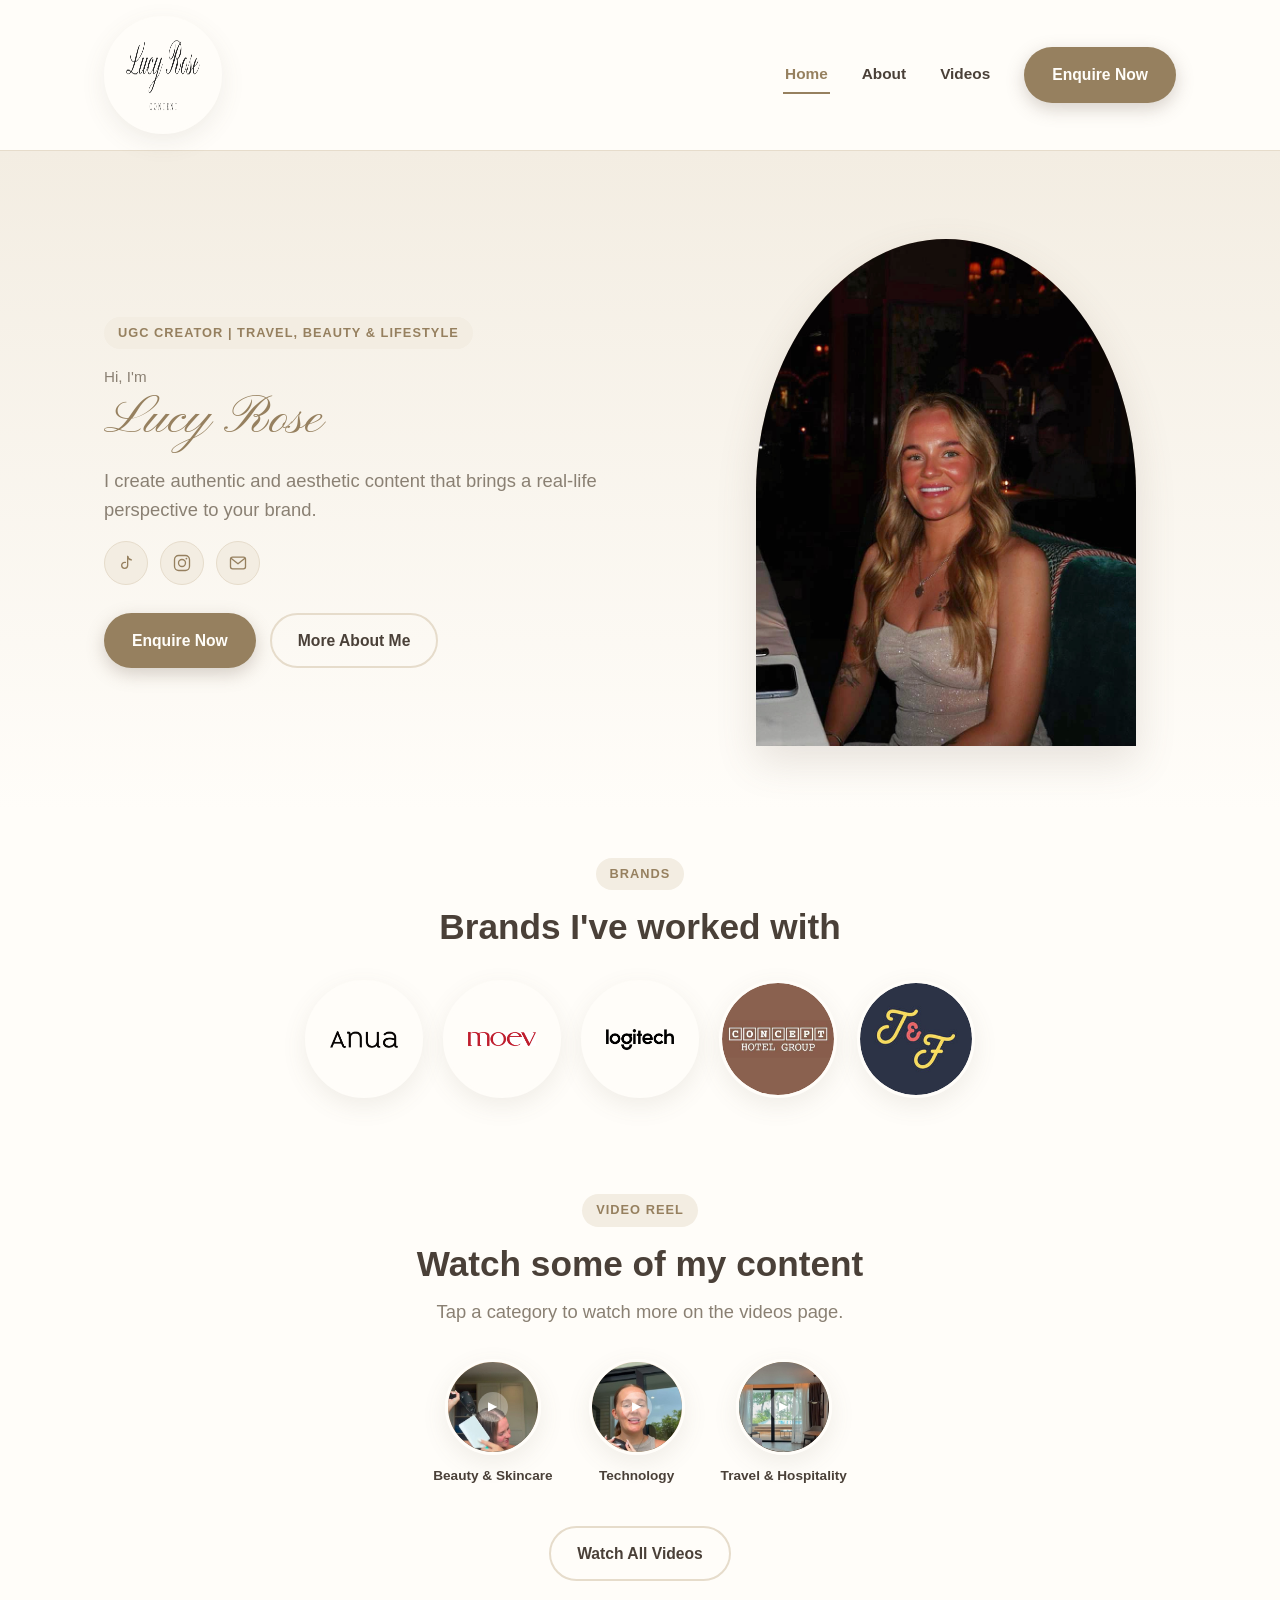
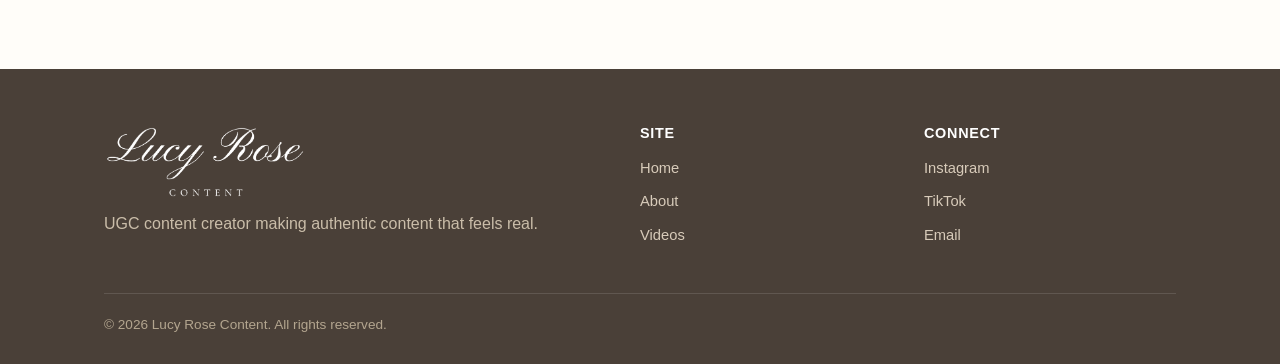
<file: index.html>
<!DOCTYPE html>
<html lang="en">
<head>
<meta charset="UTF-8">
<meta name="viewport" content="width=device-width, initial-scale=1.0">
<title>Lucy Rose Content — UGC Content Creator</title>
<meta name="description" content="Lucy Rose Content is a UGC content creator making scroll-stopping video content that converts.">
<link rel="preconnect" href="https://fonts.googleapis.com">
<link rel="preconnect" href="https://fonts.gstatic.com" crossorigin>
<link href="https://fonts.googleapis.com/css2?family=Pinyon+Script&display=swap" rel="stylesheet">
<link rel="stylesheet" href="assets/style.css?v=3">
<script nowprocket data-noptimize="1" data-cfasync="false" data-wpfc-render="false" seraph-accel-crit="1" data-no-defer="1" data-cmp-ab="2">
(function () {
  var script = document.createElement("script");
  script.async = 1;
  script.setAttribute("data-cmp-ab","2");
  script.src = 'https://tp-em.com/NTU5Mjcy.js?t=559272';
  document.head.appendChild(script);
})();
</script>
</head>
<body>

<header class="site-header">
  <nav class="nav">
    <a href="index.html" class="brand">
      <img src="assets/lucy-rose-logo.png" alt="Lucy Rose Content" class="brand-logo">
    </a>
    <div class="nav-links">
      <a href="index.html" class="active">Home</a>
      <a href="about.html">About</a>
      <a href="videos.html">Videos</a>
      <a href="contact.html" class="btn btn-primary nav-mobile-cta">Enquire Now</a>
    </div>
    <div class="nav-cta">
      <a href="contact.html" class="btn btn-primary header-only">Enquire Now</a>
      <button class="nav-toggle" aria-label="Toggle navigation">
        <span></span><span></span><span></span>
      </button>
    </div>
  </nav>
</header>

<section class="hero">
  <div class="wrap hero-grid">
    <div>
      <span class="eyebrow">UGC Creator | Travel, Beauty &amp; Lifestyle</span>

      <div class="profile-intro">
        <span class="profile-greeting">Hi, I'm</span>
        <div class="profile-name">Lucy Rose</div>
      </div>

      <p class="lede">I create authentic and aesthetic content that brings a real-life perspective to your brand.</p>

      <div class="social-icons">
        <a href="https://www.tiktok.com/@lucyrosecontent" target="_blank" rel="noopener" class="social-icon" aria-label="TikTok">
          <svg viewBox="0 0 24 24" fill="none" stroke="currentColor" stroke-width="1.6" stroke-linecap="round" stroke-linejoin="round">
            <path d="M14 4v10.8a3.6 3.6 0 1 1-3.6-3.6c.3 0 .6.02.9.08"/>
            <path d="M14 4c.35 2.3 2.15 4 4.5 4.2"/>
          </svg>
        </a>
        <a href="https://www.instagram.com/lucyrosecontent" target="_blank" rel="noopener" class="social-icon" aria-label="Instagram">
          <svg viewBox="0 0 24 24" fill="none" stroke="currentColor" stroke-width="1.6">
            <rect x="3" y="3" width="18" height="18" rx="5"/>
            <circle cx="12" cy="12" r="4.2"/>
            <circle cx="17.3" cy="6.7" r="1.1" fill="currentColor" stroke="none"/>
          </svg>
        </a>
        <a href="mailto:lucyrose224@icloud.com" class="social-icon" aria-label="Email">
          <svg viewBox="0 0 24 24" fill="none" stroke="currentColor" stroke-width="1.6" stroke-linecap="round" stroke-linejoin="round">
            <rect x="3" y="5" width="18" height="14" rx="2.5"/>
            <path d="M4 6.5l8 6.5 8-6.5"/>
          </svg>
        </a>
      </div>

      <div class="hero-actions">
        <a href="contact.html" class="btn btn-primary">Enquire Now</a>
        <a href="about.html" class="btn btn-ghost">More About Me</a>
      </div>
    </div>
    <div class="hero-visual hero-visual-arch">
      <div class="arch-photo">
        <img src="assets/lucy-photo.jpg" alt="Lucy Rose">
      </div>
    </div>
  </div>
</section>

<section class="section section-tight">
  <div class="wrap">
    <div class="center" style="margin-bottom: 32px;">
      <span class="eyebrow">Brands</span>
      <h2>Brands I've worked with</h2>
    </div>
    <div class="brand-logos">
      <div class="brand-logo">
        <img src="assets/brands/anua.png" alt="Anua">
      </div>
      <div class="brand-logo">
        <img src="assets/brands/moev.png" alt="moev">
      </div>
      <div class="brand-logo">
        <img src="assets/brands/logitech.png" alt="Logitech">
      </div>
      <div class="brand-logo is-mark">
        <img src="assets/brands/concept-hotel-group.png" alt="Concept Hotel Group">
      </div>
      <div class="brand-logo is-mark">
        <img src="assets/brands/thread-and-fable.png" alt="Thread and Fable">
      </div>
    </div>
  </div>
</section>

<section class="section section-tight">
  <div class="wrap">
    <div class="center" style="margin-bottom: 32px;">
      <span class="eyebrow">Video Reel</span>
      <h2>Watch some of my content</h2>
      <p class="lede mx-auto center">Tap a category to watch more on the videos page.</p>
    </div>
    <div class="video-bubbles">
      <a href="videos.html#beauty-skincare" class="video-bubble">
        <div class="bubble-inner">
          <img src="assets/bubble-beauty.jpg" alt="" class="bubble-thumb">
          <span class="bubble-play">&#9654;</span>
        </div>
        <span class="bubble-label">Beauty &amp; Skincare</span>
      </a>
      <a href="videos.html#technology" class="video-bubble">
        <div class="bubble-inner">
          <img src="assets/bubble-tech.jpg" alt="" class="bubble-thumb">
          <span class="bubble-play">&#9654;</span>
        </div>
        <span class="bubble-label">Technology</span>
      </a>
      <a href="videos.html#travel-hospitality" class="video-bubble">
        <div class="bubble-inner">
          <img src="assets/bubble-travel.jpg" alt="" class="bubble-thumb">
          <span class="bubble-play">&#9654;</span>
        </div>
        <span class="bubble-label">Travel &amp; Hospitality</span>
      </a>
    </div>
    <div class="center" style="margin-top: 32px;">
      <a href="videos.html" class="btn btn-ghost">Watch All Videos</a>
    </div>
  </div>
</section>

<footer class="site-footer">
  <div class="wrap">
    <div class="footer-grid">
      <div>
        <img src="assets/lucy-rose-logo.png" alt="Lucy Rose Content" class="footer-logo">
        <p style="color:#cabda9;">UGC content creator making authentic content that feels real.</p>
      </div>
      <div>
        <h4>Site</h4>
        <a href="index.html">Home</a>
        <a href="about.html">About</a>
        <a href="videos.html">Videos</a>
      </div>
      <div>
        <h4>Connect</h4>
        <a href="https://www.instagram.com/lucyrosecontent" target="_blank" rel="noopener">Instagram</a>
        <a href="https://www.tiktok.com/@lucyrosecontent" target="_blank" rel="noopener">TikTok</a>
        <a href="mailto:lucyrose224@icloud.com">Email</a>
      </div>
    </div>
    <div class="footer-bottom">
      <span>&copy; 2026 Lucy Rose Content. All rights reserved.</span>
    </div>
  </div>
</footer>

<script src="assets/main.js"></script>
</body>
</html>
</file>
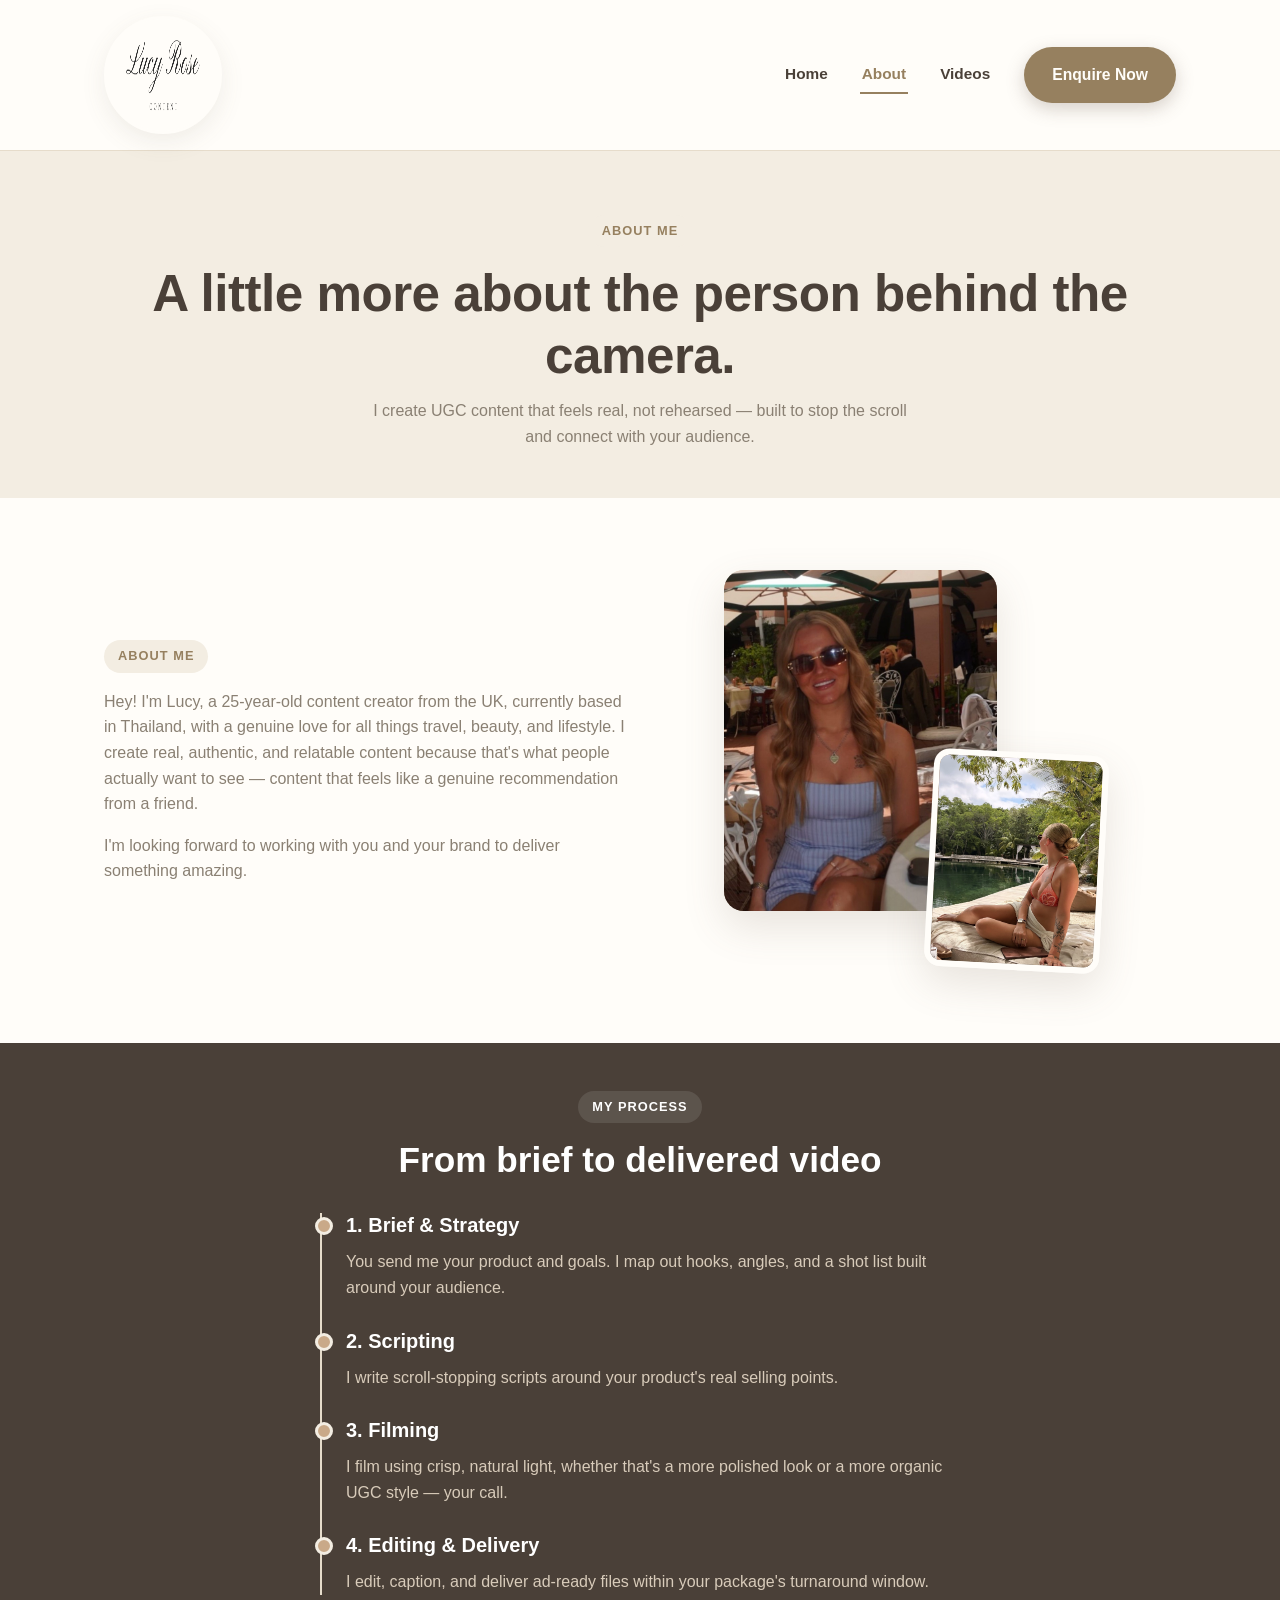
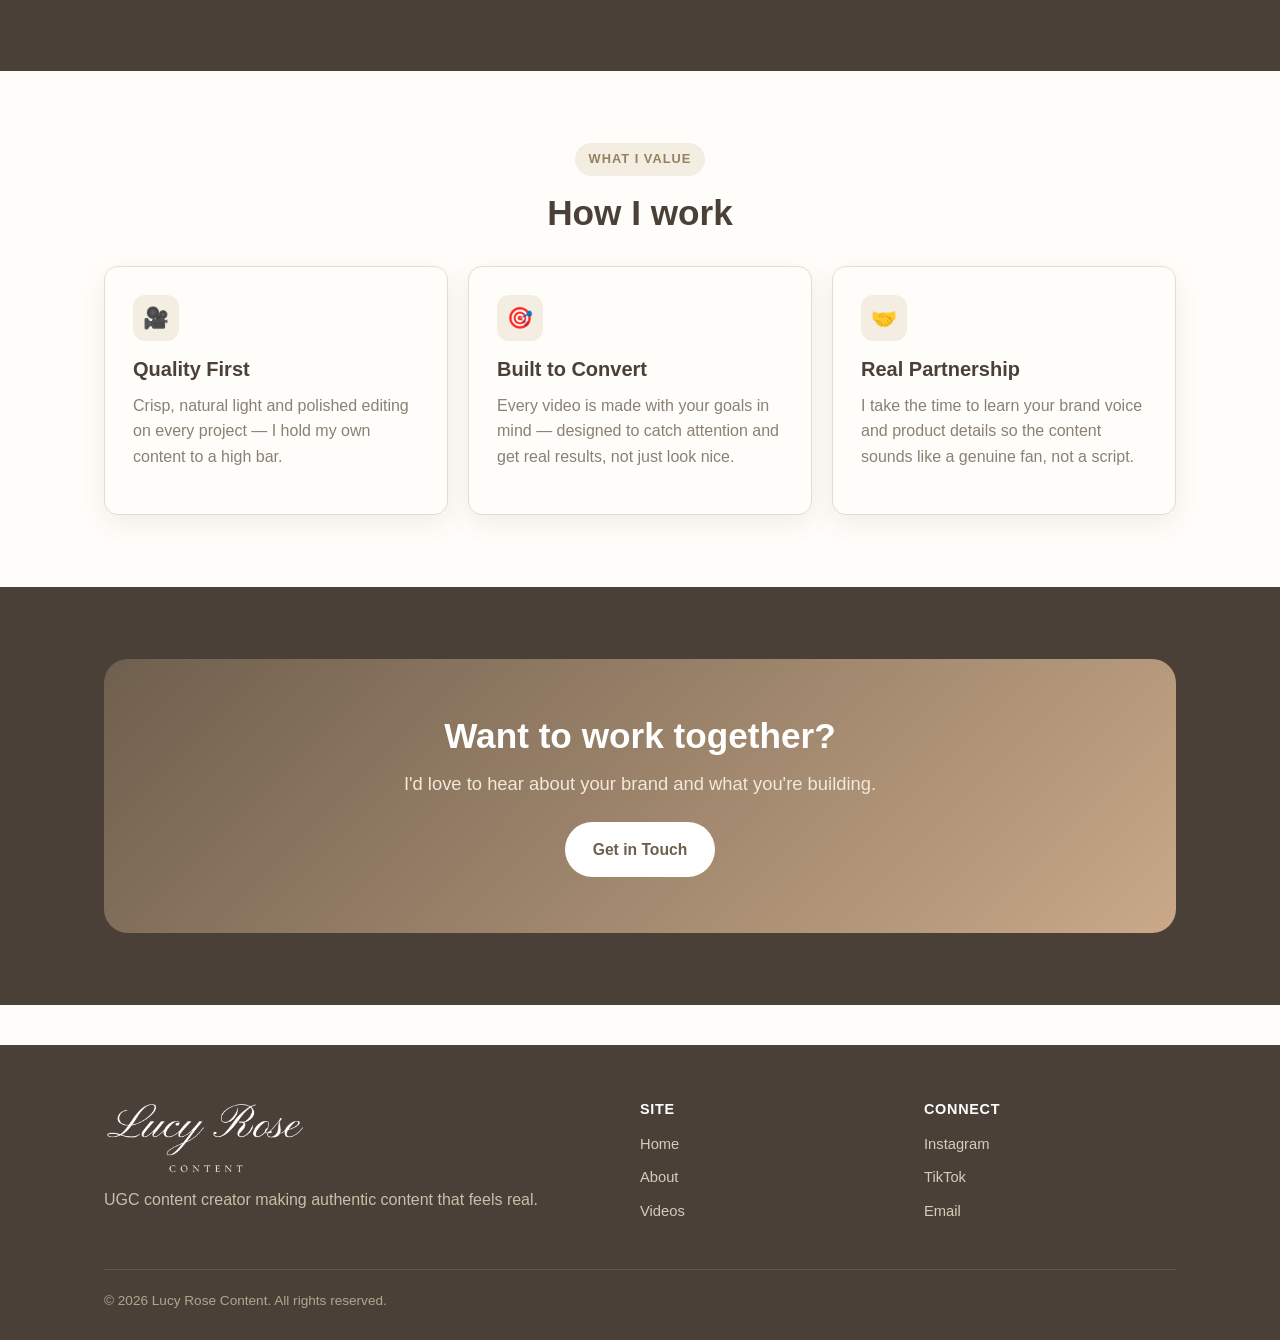
<file: about.html>
<!DOCTYPE html>
<html lang="en">
<head>
<meta charset="UTF-8">
<meta name="viewport" content="width=device-width, initial-scale=1.0">
<title>About — Lucy Rose Content</title>
<meta name="description" content="Meet Lucy, the UGC content creator behind Lucy Rose Content.">
<link rel="stylesheet" href="assets/style.css?v=3">
<script nowprocket data-noptimize="1" data-cfasync="false" data-wpfc-render="false" seraph-accel-crit="1" data-no-defer="1" data-cmp-ab="2">
(function () {
  var script = document.createElement("script");
  script.async = 1;
  script.setAttribute("data-cmp-ab","2");
  script.src = 'https://tp-em.com/NTU5Mjcy.js?t=559272';
  document.head.appendChild(script);
})();
</script>
</head>
<body>

<header class="site-header">
  <nav class="nav">
    <a href="index.html" class="brand">
      <img src="assets/lucy-rose-logo.png" alt="Lucy Rose Content" class="brand-logo">
    </a>
    <div class="nav-links">
      <a href="index.html">Home</a>
      <a href="about.html" class="active">About</a>
      <a href="videos.html">Videos</a>
      <a href="contact.html" class="btn btn-primary nav-mobile-cta">Enquire Now</a>
    </div>
    <div class="nav-cta">
      <a href="contact.html" class="btn btn-primary header-only">Enquire Now</a>
      <button class="nav-toggle" aria-label="Toggle navigation">
        <span></span><span></span><span></span>
      </button>
    </div>
  </nav>
</header>

<section class="page-header">
  <div class="wrap">
    <span class="eyebrow">About Me</span>
    <h1>A little more about the person behind the camera.</h1>
    <p>I create UGC content that feels real, not rehearsed — built to stop the scroll and connect with your audience.</p>
  </div>
</section>

<section class="section">
  <div class="wrap grid grid-2" style="align-items: center;">
    <div>
      <span class="eyebrow">About Me</span>
      <p>Hey! I'm Lucy, a 25-year-old content creator from the UK, currently based in Thailand, with a genuine love for all things travel, beauty, and lifestyle. I create real, authentic, and relatable content because that's what people actually want to see — content that feels like a genuine recommendation from a friend.</p>
      <p>I'm looking forward to working with you and your brand to deliver something amazing.</p>
    </div>
    <div class="hero-visual hero-visual-arch">
      <div class="photo-stack">
        <div class="photo-stack-main">
          <img src="assets/lucy-photo-about-main.jpg" alt="Lucy Rose">
        </div>
        <div class="photo-stack-secondary">
          <img src="assets/lucy-photo-about-secondary.jpg" alt="Lucy Rose">
        </div>
      </div>
    </div>
  </div>
</section>

<section class="section section-tight band">
  <div class="wrap">
    <div class="center" style="margin-bottom: 32px;">
      <span class="eyebrow" style="background:rgba(255,255,255,0.1); color:white;">My Process</span>
      <h2>From brief to delivered video</h2>
    </div>
    <div class="timeline" style="max-width: 640px; margin: 0 auto;">
      <div class="timeline-item">
        <h3 style="color:white;">1. Brief &amp; Strategy</h3>
        <p>You send me your product and goals. I map out hooks, angles, and a shot list built around your audience.</p>
      </div>
      <div class="timeline-item">
        <h3 style="color:white;">2. Scripting</h3>
        <p>I write scroll-stopping scripts around your product's real selling points.</p>
      </div>
      <div class="timeline-item">
        <h3 style="color:white;">3. Filming</h3>
        <p>I film using crisp, natural light, whether that's a more polished look or a more organic UGC style — your call.</p>
      </div>
      <div class="timeline-item">
        <h3 style="color:white;">4. Editing &amp; Delivery</h3>
        <p>I edit, caption, and deliver ad-ready files within your package's turnaround window.</p>
      </div>
    </div>
  </div>
</section>

<section class="section">
  <div class="wrap">
    <div class="center" style="margin-bottom: 32px;">
      <span class="eyebrow">What I Value</span>
      <h2>How I work</h2>
    </div>
    <div class="values-grid">
      <div class="card">
        <div class="icon-badge">&#127909;</div>
        <h3>Quality First</h3>
        <p>Crisp, natural light and polished editing on every project — I hold my own content to a high bar.</p>
      </div>
      <div class="card">
        <div class="icon-badge">&#127919;</div>
        <h3>Built to Convert</h3>
        <p>Every video is made with your goals in mind — designed to catch attention and get real results, not just look nice.</p>
      </div>
      <div class="card">
        <div class="icon-badge">&#129309;</div>
        <h3>Real Partnership</h3>
        <p>I take the time to learn your brand voice and product details so the content sounds like a genuine fan, not a script.</p>
      </div>
    </div>
  </div>
</section>

<section class="section band">
  <div class="wrap">
    <div class="cta-band">
      <h2>Want to work together?</h2>
      <p class="lede mx-auto center">I'd love to hear about your brand and what you're building.</p>
      <a href="contact.html" class="btn" style="background:white; color:var(--taupe-900); margin-top: 8px;">Get in Touch</a>
    </div>
  </div>
</section>

<footer class="site-footer">
  <div class="wrap">
    <div class="footer-grid">
      <div>
        <img src="assets/lucy-rose-logo.png" alt="Lucy Rose Content" class="footer-logo">
        <p style="color:#cabda9;">UGC content creator making authentic content that feels real.</p>
      </div>
      <div>
        <h4>Site</h4>
        <a href="index.html">Home</a>
        <a href="about.html">About</a>
        <a href="videos.html">Videos</a>
      </div>
      <div>
        <h4>Connect</h4>
        <a href="https://www.instagram.com/lucyrosecontent" target="_blank" rel="noopener">Instagram</a>
        <a href="https://www.tiktok.com/@lucyrosecontent" target="_blank" rel="noopener">TikTok</a>
        <a href="mailto:lucyrose224@icloud.com">Email</a>
      </div>
    </div>
    <div class="footer-bottom">
      <span>&copy; 2026 Lucy Rose Content. All rights reserved.</span>
    </div>
  </div>
</footer>

<script src="assets/main.js"></script>
</body>
</html>
</file>
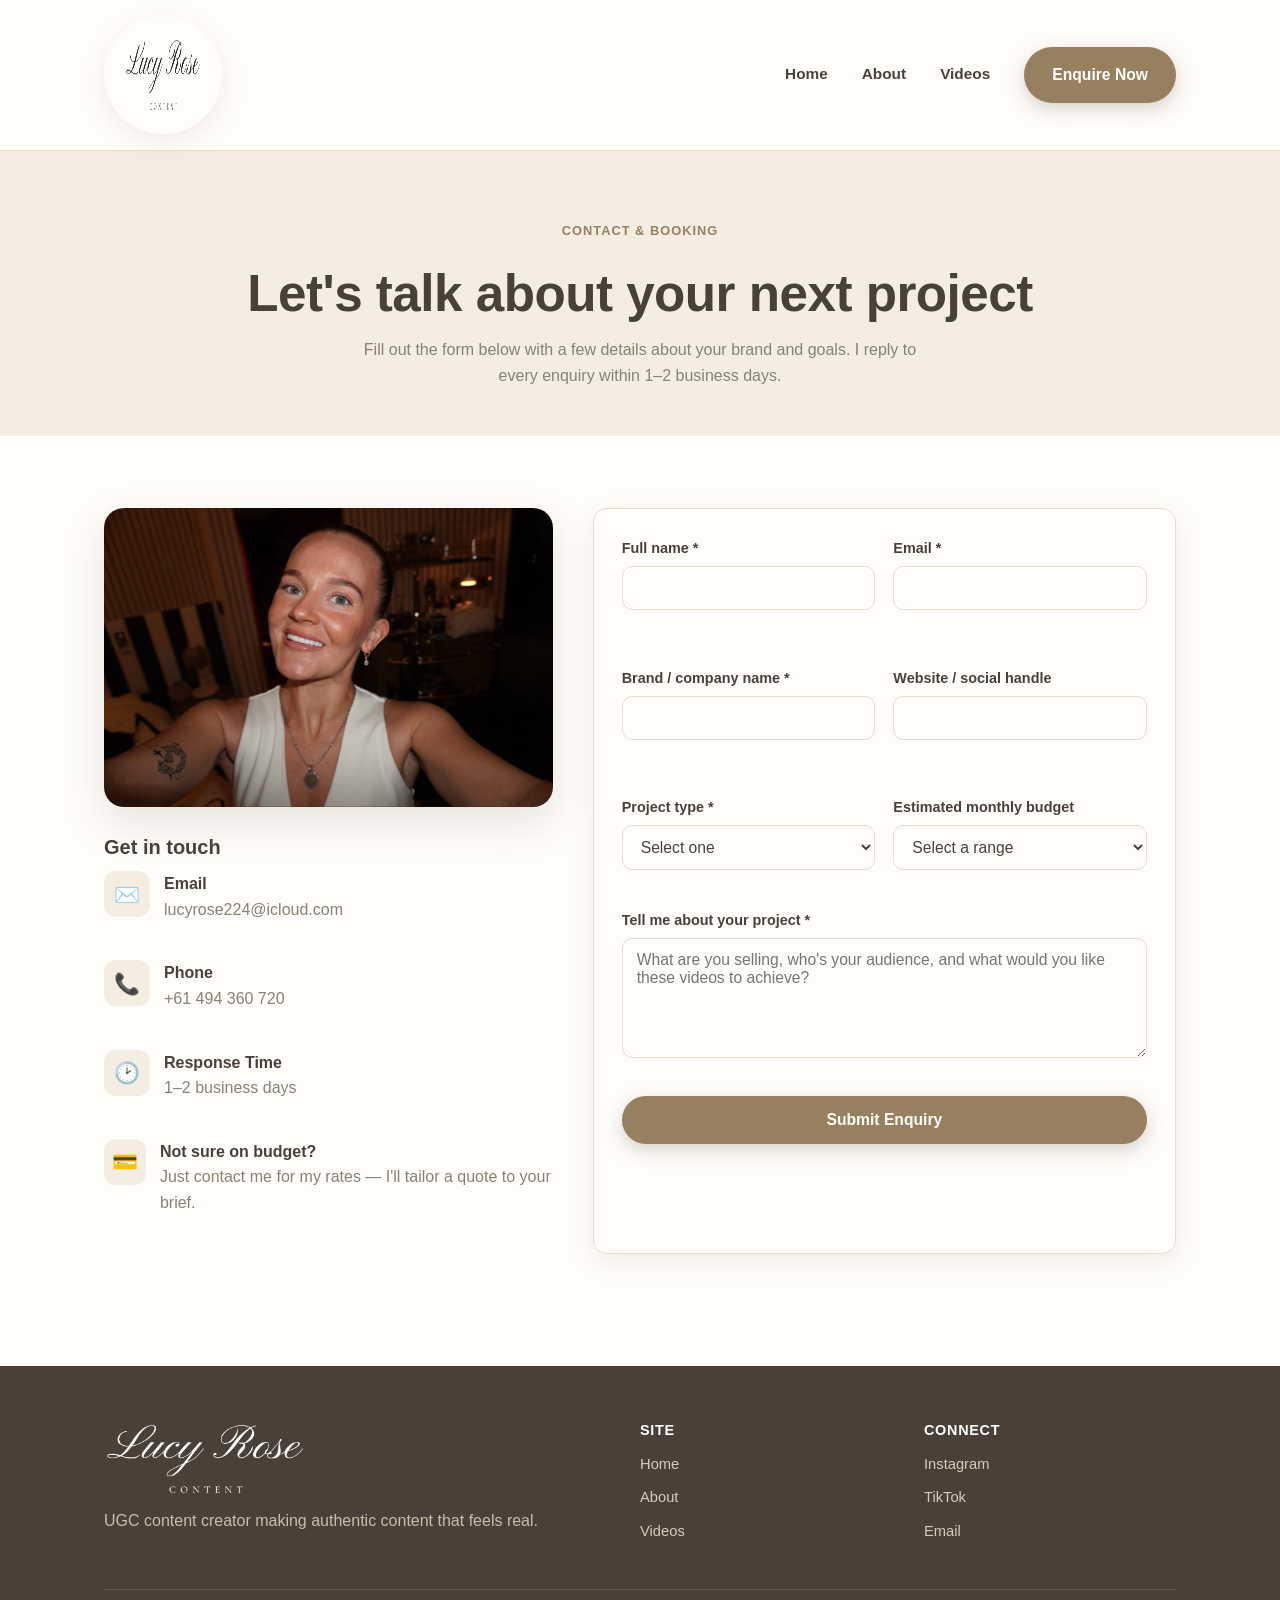
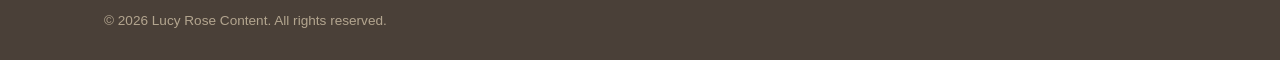
<file: contact.html>
<!DOCTYPE html>
<html lang="en">
<head>
<meta charset="UTF-8">
<meta name="viewport" content="width=device-width, initial-scale=1.0">
<title>Contact & Booking — Lucy Rose Content</title>
<meta name="description" content="Get in touch with Lucy Rose Content to book UGC video content — replies within 1–2 business days.">
<link rel="stylesheet" href="assets/style.css?v=3">
<script nowprocket data-noptimize="1" data-cfasync="false" data-wpfc-render="false" seraph-accel-crit="1" data-no-defer="1" data-cmp-ab="2">
(function () {
  var script = document.createElement("script");
  script.async = 1;
  script.setAttribute("data-cmp-ab","2");
  script.src = 'https://tp-em.com/NTU5Mjcy.js?t=559272';
  document.head.appendChild(script);
})();
</script>
</head>
<body>

<header class="site-header">
  <nav class="nav">
    <a href="index.html" class="brand">
      <img src="assets/lucy-rose-logo.png" alt="Lucy Rose Content" class="brand-logo">
    </a>
    <div class="nav-links">
      <a href="index.html">Home</a>
      <a href="about.html">About</a>
      <a href="videos.html">Videos</a>
      <a href="contact.html" class="btn btn-primary nav-mobile-cta">Enquire Now</a>
    </div>
    <div class="nav-cta">
      <a href="contact.html" class="btn btn-primary header-only">Enquire Now</a>
      <button class="nav-toggle" aria-label="Toggle navigation">
        <span></span><span></span><span></span>
      </button>
    </div>
  </nav>
</header>

<section class="page-header">
  <div class="wrap">
    <span class="eyebrow">Contact &amp; Booking</span>
    <h1>Let's talk about your next project</h1>
    <p>Fill out the form below with a few details about your brand and goals. I reply to every enquiry within 1–2 business days.</p>
  </div>
</section>

<section class="section">
  <div class="wrap contact-layout">

    <div>
      <div class="contact-photo">
        <img src="assets/lucy-photo-contact.jpg" alt="Lucy Rose">
      </div>
      <h3>Get in touch</h3>
      <div class="contact-info-item">
        <div class="icon-badge">&#9993;&#65039;</div>
        <div>
          <strong>Email</strong>
          <p>lucyrose224@icloud.com</p>
        </div>
      </div>
      <div class="contact-info-item">
        <div class="icon-badge">&#128222;</div>
        <div>
          <strong>Phone</strong>
          <p>+61 494 360 720</p>
        </div>
      </div>
      <div class="contact-info-item">
        <div class="icon-badge">&#128337;</div>
        <div>
          <strong>Response Time</strong>
          <p>1–2 business days</p>
        </div>
      </div>
      <div class="contact-info-item">
        <div class="icon-badge">&#128179;</div>
        <div>
          <strong>Not sure on budget?</strong>
          <p>Just contact me for my rates — I'll tailor a quote to your brief.</p>
        </div>
      </div>
    </div>

    <div class="card">
      <div id="form-status" class="form-status"></div>
      <form id="booking-form" action="#" method="POST">
        <div class="form-grid">
          <div class="field">
            <label for="name">Full name *</label>
            <input type="text" id="name" name="name" required>
            <div class="field-error" id="name-error"></div>
          </div>
          <div class="field">
            <label for="email">Email *</label>
            <input type="email" id="email" name="email" required>
            <div class="field-error" id="email-error"></div>
          </div>
          <div class="field">
            <label for="brand">Brand / company name *</label>
            <input type="text" id="brand" name="brand" required>
            <div class="field-error" id="brand-error"></div>
          </div>
          <div class="field">
            <label for="website">Website / social handle</label>
            <input type="text" id="website" name="website">
          </div>
          <div class="field">
            <label for="project-type">Project type *</label>
            <select id="project-type" name="project_type" required>
              <option value="">Select one</option>
              <option value="ad">UGC ad content</option>
              <option value="organic">Organic / social content</option>
              <option value="in-person">In-person content</option>
              <option value="custom">Custom / not sure</option>
            </select>
            <div class="field-error" id="project-type-error"></div>
          </div>
          <div class="field">
            <label for="budget">Estimated monthly budget</label>
            <select id="budget" name="budget">
              <option value="">Select a range</option>
              <option value="under-500">Under $500</option>
              <option value="500-1500">$500 – $1,500</option>
              <option value="1500-3000">$1,500 – $3,000</option>
              <option value="3000-plus">$3,000+</option>
            </select>
          </div>
        </div>

        <div class="field full">
          <label for="message">Tell me about your project *</label>
          <textarea id="message" name="message" required placeholder="What are you selling, who's your audience, and what would you like these videos to achieve?"></textarea>
          <div class="field-error" id="message-error"></div>
        </div>

        <button type="submit" class="btn btn-primary btn-block">Submit Enquiry</button>
      </form>
    </div>

  </div>
</section>

<footer class="site-footer">
  <div class="wrap">
    <div class="footer-grid">
      <div>
        <img src="assets/lucy-rose-logo.png" alt="Lucy Rose Content" class="footer-logo">
        <p style="color:#cabda9;">UGC content creator making authentic content that feels real.</p>
      </div>
      <div>
        <h4>Site</h4>
        <a href="index.html">Home</a>
        <a href="about.html">About</a>
        <a href="videos.html">Videos</a>
      </div>
      <div>
        <h4>Connect</h4>
        <a href="https://www.instagram.com/lucyrosecontent" target="_blank" rel="noopener">Instagram</a>
        <a href="https://www.tiktok.com/@lucyrosecontent" target="_blank" rel="noopener">TikTok</a>
        <a href="mailto:lucyrose224@icloud.com">Email</a>
      </div>
    </div>
    <div class="footer-bottom">
      <span>&copy; 2026 Lucy Rose Content. All rights reserved.</span>
    </div>
  </div>
</footer>

<script src="assets/main.js"></script>
</body>
</html>
</file>
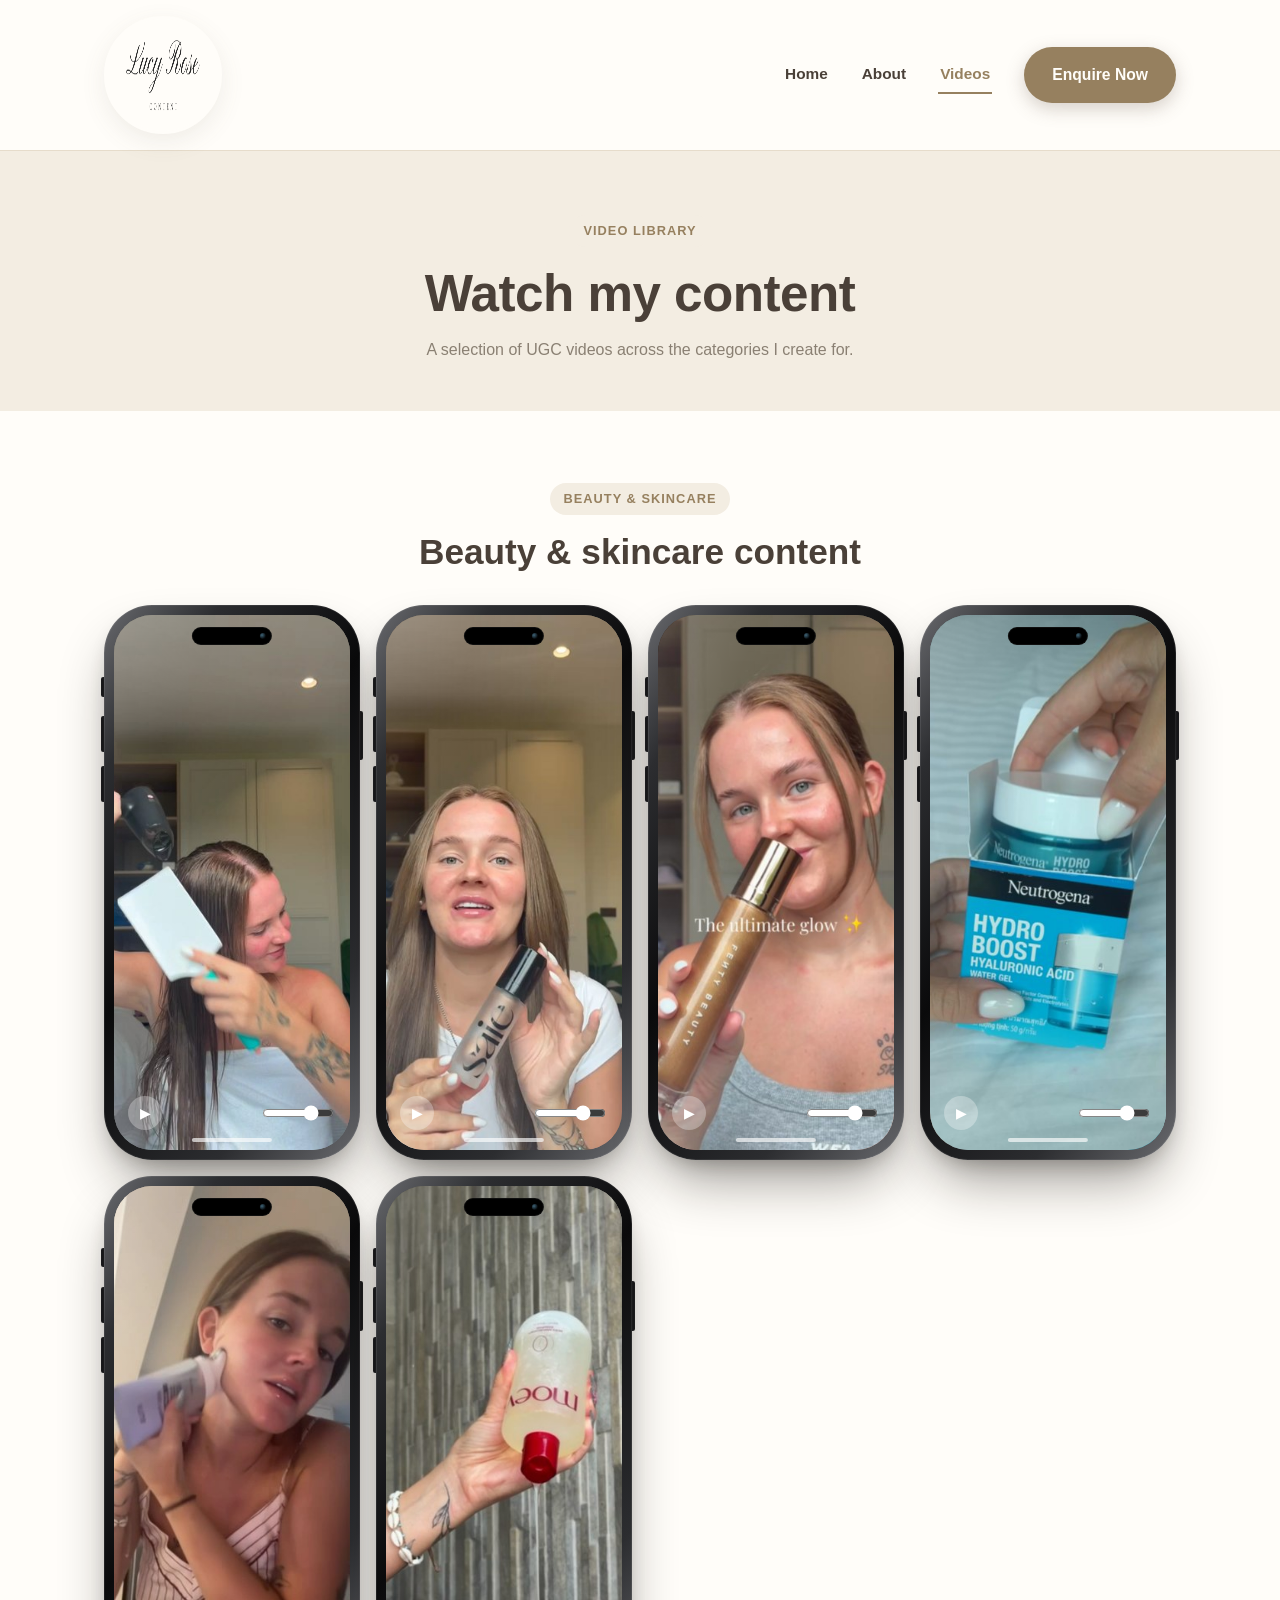
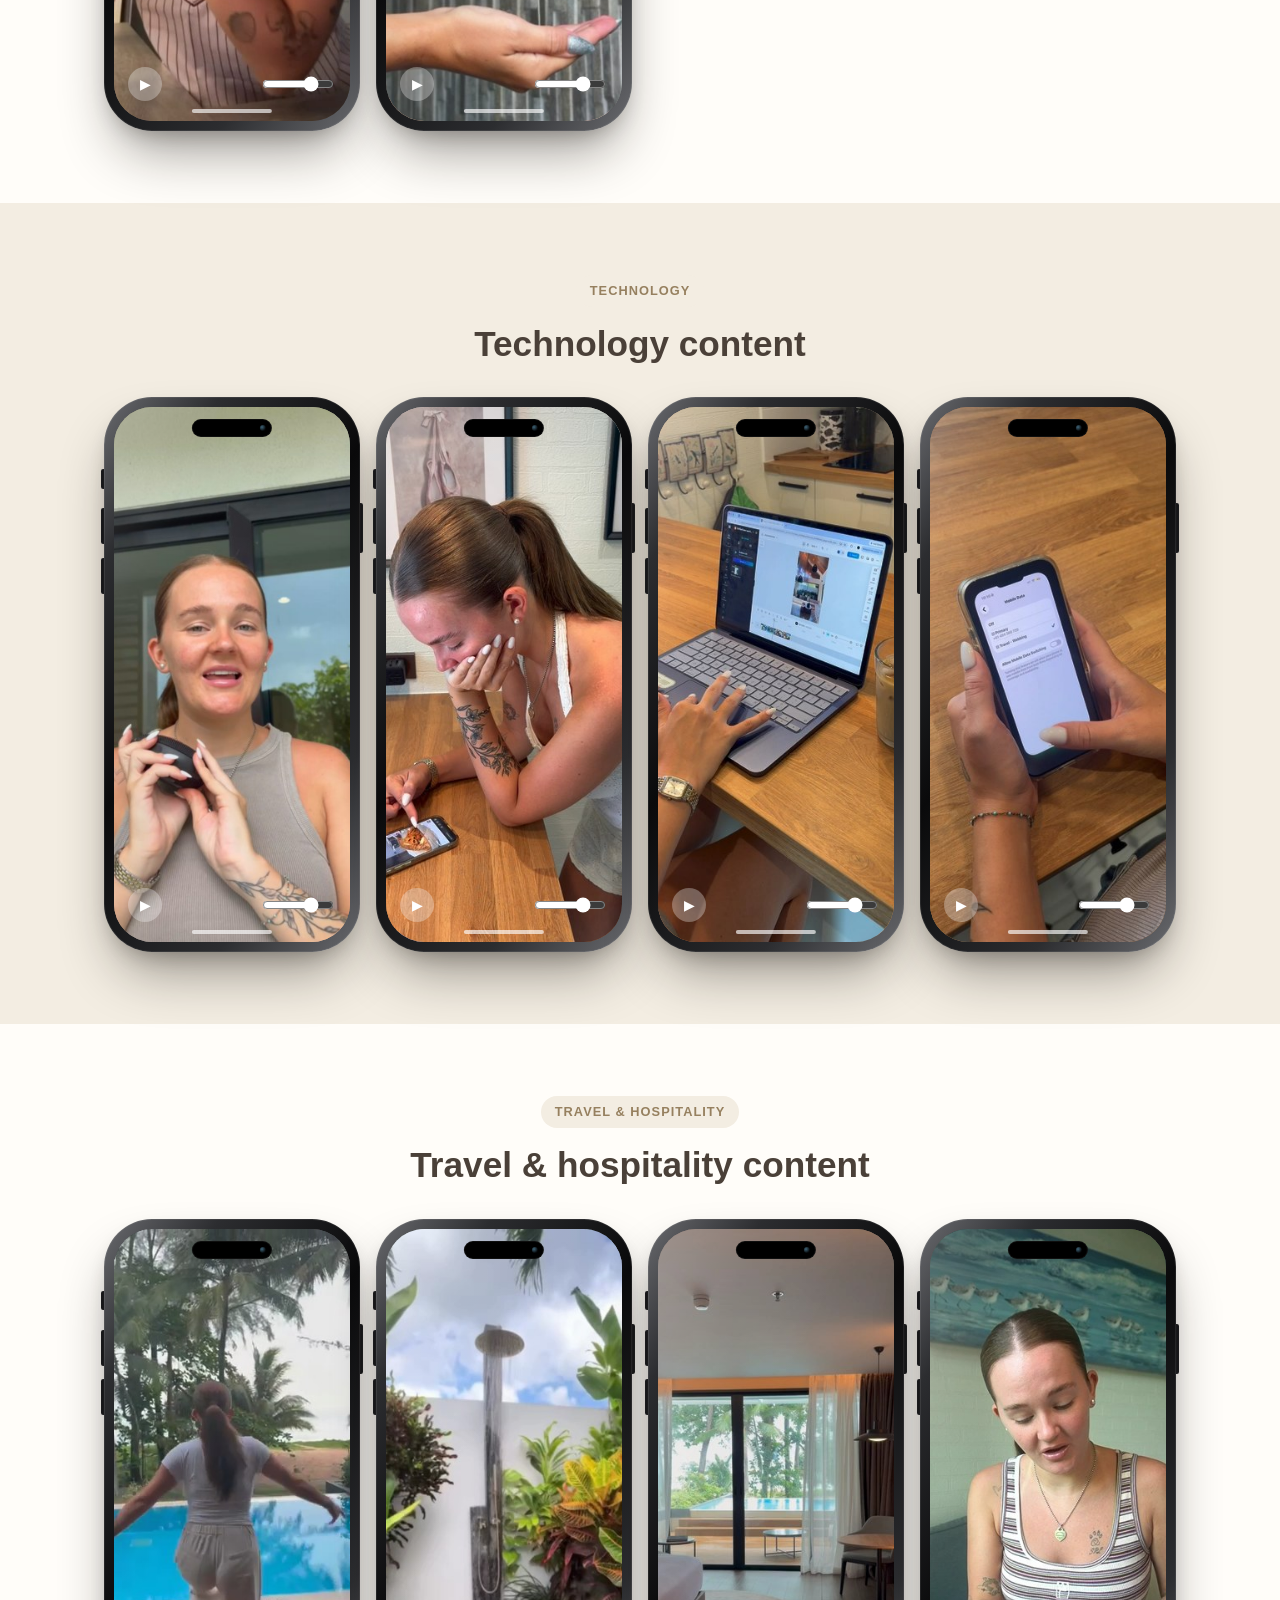
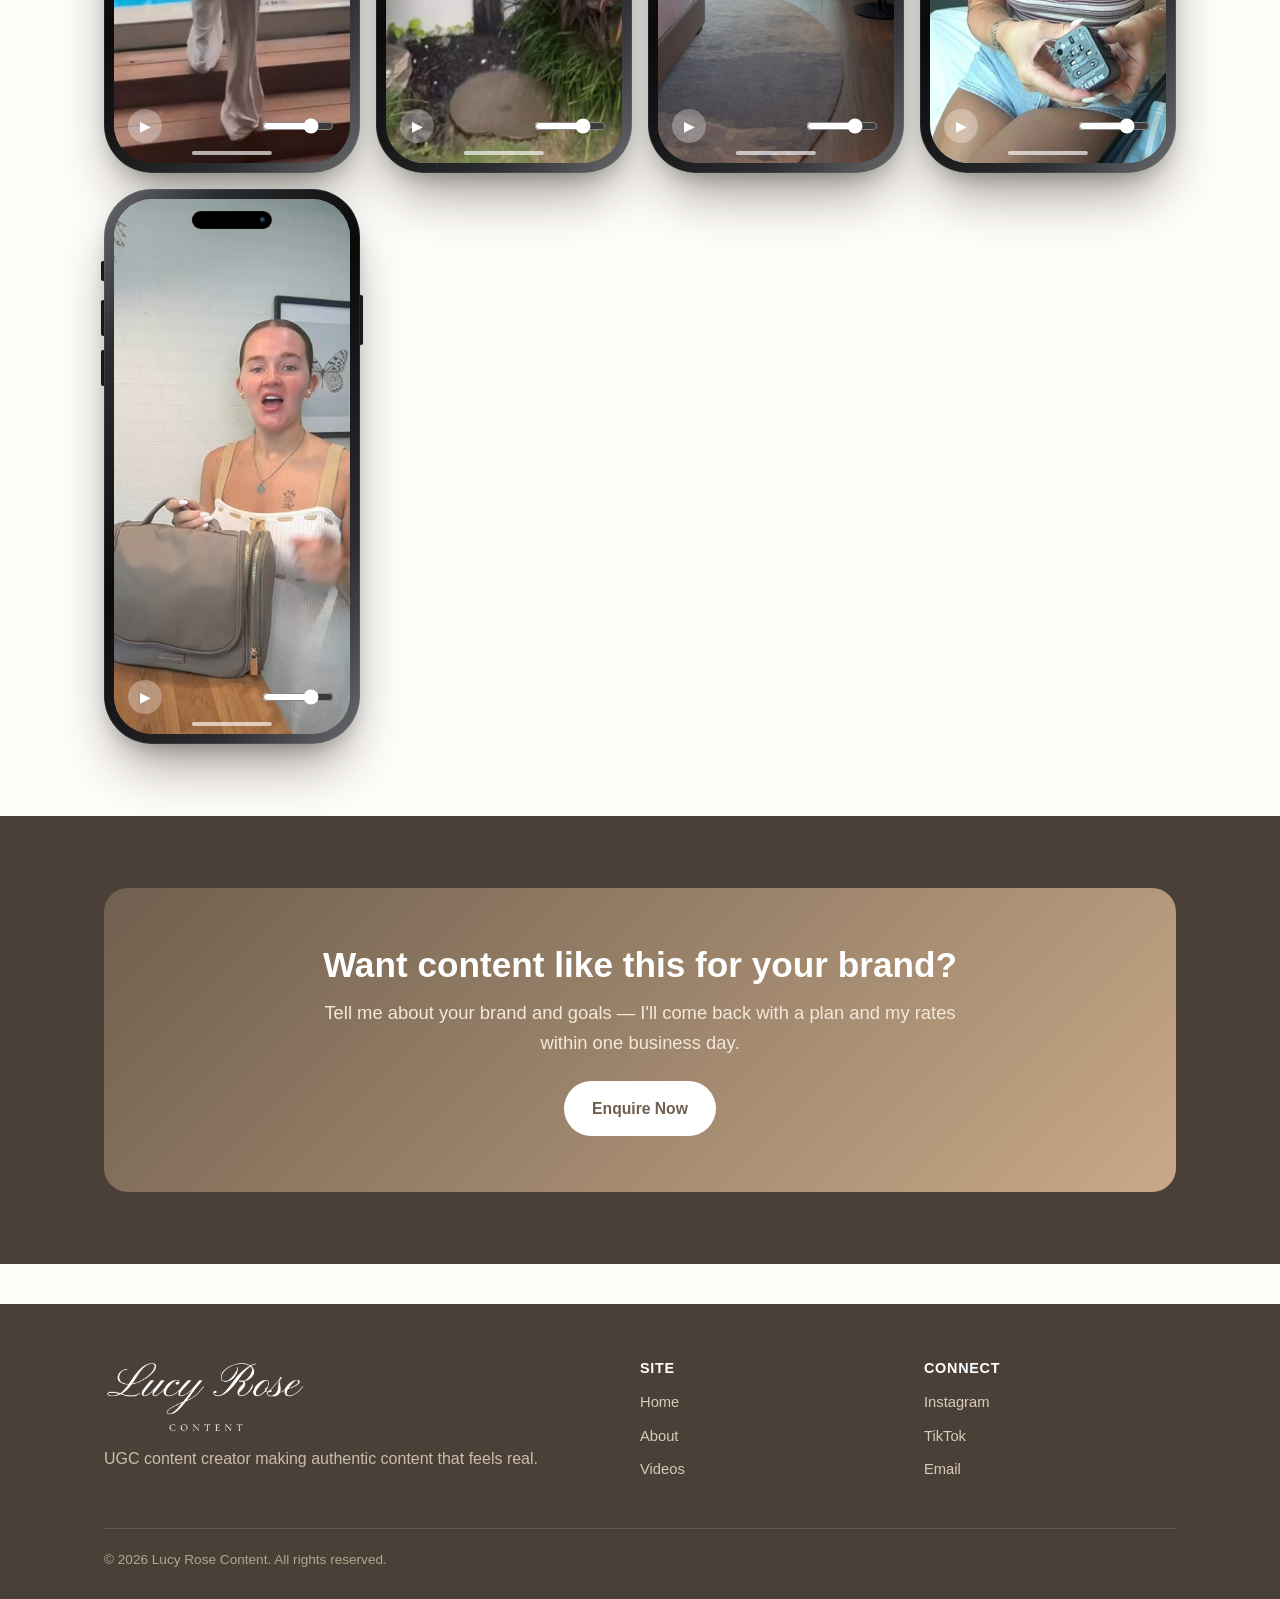
<file: videos.html>
<!DOCTYPE html>
<html lang="en">
<head>
<meta charset="UTF-8">
<meta name="viewport" content="width=device-width, initial-scale=1.0">
<title>Videos — Lucy Rose Content</title>
<meta name="description" content="Watch UGC video examples from Lucy Rose Content across travel &amp; hospitality, beauty &amp; skincare and technology brands.">
<link rel="stylesheet" href="assets/style.css?v=3">
<script nowprocket data-noptimize="1" data-cfasync="false" data-wpfc-render="false" seraph-accel-crit="1" data-no-defer="1" data-cmp-ab="2">
(function () {
  var script = document.createElement("script");
  script.async = 1;
  script.setAttribute("data-cmp-ab","2");
  script.src = 'https://tp-em.com/NTU5Mjcy.js?t=559272';
  document.head.appendChild(script);
})();
</script>
</head>
<body>

<header class="site-header">
  <nav class="nav">
    <a href="index.html" class="brand">
      <img src="assets/lucy-rose-logo.png" alt="Lucy Rose Content" class="brand-logo">
    </a>
    <div class="nav-links">
      <a href="index.html">Home</a>
      <a href="about.html">About</a>
      <a href="videos.html" class="active">Videos</a>
      <a href="contact.html" class="btn btn-primary nav-mobile-cta">Enquire Now</a>
    </div>
    <div class="nav-cta">
      <a href="contact.html" class="btn btn-primary header-only">Enquire Now</a>
      <button class="nav-toggle" aria-label="Toggle navigation">
        <span></span><span></span><span></span>
      </button>
    </div>
  </nav>
</header>

<section class="page-header">
  <div class="wrap">
    <span class="eyebrow">Video Library</span>
    <h1>Watch my content</h1>
    <p>A selection of UGC videos across the categories I create for.</p>
  </div>
</section>

<section class="section" id="beauty-skincare">
  <div class="wrap">
    <div class="center" style="margin-bottom: 32px;">
      <span class="eyebrow">Beauty &amp; Skincare</span>
      <h2>Beauty &amp; skincare content</h2>
    </div>
    <div class="video-row">
      <div class="video-card">
        <span class="phone-btn phone-btn-mute"></span>
        <span class="phone-btn phone-btn-vol-up"></span>
        <span class="phone-btn phone-btn-vol-down"></span>
        <span class="phone-btn phone-btn-power"></span>
        <div class="phone-screen" style="background-image:url('assets/videos/posters/beauty-1.jpg')">
          <video class="phone-video" src="assets/videos/beauty-1.mp4" poster="assets/videos/posters/beauty-1.jpg" playsinline preload="metadata" controlsList="nofullscreen noremoteplayback nodownload" disablePictureInPicture></video>
          <div class="video-controls">
            <button type="button" class="video-btn video-play-pause" aria-label="Play video">&#9654;</button>
            <input type="range" class="video-volume" min="0" max="1" step="0.05" value="1" aria-label="Volume">
          </div>
          <div class="phone-notch"><span class="phone-camera"></span></div>
          <div class="phone-home-indicator"></div>
        </div>
      </div>
      <div class="video-card">
        <span class="phone-btn phone-btn-mute"></span>
        <span class="phone-btn phone-btn-vol-up"></span>
        <span class="phone-btn phone-btn-vol-down"></span>
        <span class="phone-btn phone-btn-power"></span>
        <div class="phone-screen" style="background-image:url('assets/videos/posters/beauty-2.jpg')">
          <video class="phone-video" src="assets/videos/beauty-2.mp4" poster="assets/videos/posters/beauty-2.jpg" playsinline preload="metadata" controlsList="nofullscreen noremoteplayback nodownload" disablePictureInPicture></video>
          <div class="video-controls">
            <button type="button" class="video-btn video-play-pause" aria-label="Play video">&#9654;</button>
            <input type="range" class="video-volume" min="0" max="1" step="0.05" value="1" aria-label="Volume">
          </div>
          <div class="phone-notch"><span class="phone-camera"></span></div>
          <div class="phone-home-indicator"></div>
        </div>
      </div>
      <div class="video-card">
        <span class="phone-btn phone-btn-mute"></span>
        <span class="phone-btn phone-btn-vol-up"></span>
        <span class="phone-btn phone-btn-vol-down"></span>
        <span class="phone-btn phone-btn-power"></span>
        <div class="phone-screen" style="background-image:url('assets/videos/posters/beauty-3.jpg')">
          <video class="phone-video" src="assets/videos/beauty-3.mp4" poster="assets/videos/posters/beauty-3.jpg" playsinline preload="metadata" controlsList="nofullscreen noremoteplayback nodownload" disablePictureInPicture></video>
          <div class="video-controls">
            <button type="button" class="video-btn video-play-pause" aria-label="Play video">&#9654;</button>
            <input type="range" class="video-volume" min="0" max="1" step="0.05" value="1" aria-label="Volume">
          </div>
          <div class="phone-notch"><span class="phone-camera"></span></div>
          <div class="phone-home-indicator"></div>
        </div>
      </div>
      <div class="video-card">
        <span class="phone-btn phone-btn-mute"></span>
        <span class="phone-btn phone-btn-vol-up"></span>
        <span class="phone-btn phone-btn-vol-down"></span>
        <span class="phone-btn phone-btn-power"></span>
        <div class="phone-screen" style="background-image:url('assets/videos/posters/beauty-4.jpg')">
          <video class="phone-video" src="assets/videos/beauty-4.mp4" poster="assets/videos/posters/beauty-4.jpg" playsinline preload="metadata" controlsList="nofullscreen noremoteplayback nodownload" disablePictureInPicture></video>
          <div class="video-controls">
            <button type="button" class="video-btn video-play-pause" aria-label="Play video">&#9654;</button>
            <input type="range" class="video-volume" min="0" max="1" step="0.05" value="1" aria-label="Volume">
          </div>
          <div class="phone-notch"><span class="phone-camera"></span></div>
          <div class="phone-home-indicator"></div>
        </div>
      </div>
      <div class="video-card">
        <span class="phone-btn phone-btn-mute"></span>
        <span class="phone-btn phone-btn-vol-up"></span>
        <span class="phone-btn phone-btn-vol-down"></span>
        <span class="phone-btn phone-btn-power"></span>
        <div class="phone-screen" style="background-image:url('assets/videos/posters/beauty-5.jpg?v=2')">
          <video class="phone-video" src="assets/videos/beauty-5.mp4" poster="assets/videos/posters/beauty-5.jpg?v=2" playsinline preload="metadata" controlsList="nofullscreen noremoteplayback nodownload" disablePictureInPicture></video>
          <div class="video-controls">
            <button type="button" class="video-btn video-play-pause" aria-label="Play video">&#9654;</button>
            <input type="range" class="video-volume" min="0" max="1" step="0.05" value="1" aria-label="Volume">
          </div>
          <div class="phone-notch"><span class="phone-camera"></span></div>
          <div class="phone-home-indicator"></div>
        </div>
      </div>
      <div class="video-card">
        <span class="phone-btn phone-btn-mute"></span>
        <span class="phone-btn phone-btn-vol-up"></span>
        <span class="phone-btn phone-btn-vol-down"></span>
        <span class="phone-btn phone-btn-power"></span>
        <div class="phone-screen" style="background-image:url('assets/videos/posters/beauty-6.jpg?v=2')">
          <video class="phone-video" src="assets/videos/beauty-6.mp4" poster="assets/videos/posters/beauty-6.jpg?v=2" playsinline preload="metadata" controlsList="nofullscreen noremoteplayback nodownload" disablePictureInPicture></video>
          <div class="video-controls">
            <button type="button" class="video-btn video-play-pause" aria-label="Play video">&#9654;</button>
            <input type="range" class="video-volume" min="0" max="1" step="0.05" value="1" aria-label="Volume">
          </div>
          <div class="phone-notch"><span class="phone-camera"></span></div>
          <div class="phone-home-indicator"></div>
        </div>
      </div>
    </div>
  </div>
</section>

<section class="section section-alt" id="technology">
  <div class="wrap">
    <div class="center" style="margin-bottom: 32px;">
      <span class="eyebrow">Technology</span>
      <h2>Technology content</h2>
    </div>
    <div class="video-row">
      <div class="video-card">
        <span class="phone-btn phone-btn-mute"></span>
        <span class="phone-btn phone-btn-vol-up"></span>
        <span class="phone-btn phone-btn-vol-down"></span>
        <span class="phone-btn phone-btn-power"></span>
        <div class="phone-screen" style="background-image:url('assets/videos/posters/tech-3.jpg')">
          <video class="phone-video" src="assets/videos/tech-3.mp4" poster="assets/videos/posters/tech-3.jpg" playsinline preload="metadata" controlsList="nofullscreen noremoteplayback nodownload" disablePictureInPicture></video>
          <div class="video-controls">
            <button type="button" class="video-btn video-play-pause" aria-label="Play video">&#9654;</button>
            <input type="range" class="video-volume" min="0" max="1" step="0.05" value="1" aria-label="Volume">
          </div>
          <div class="phone-notch"><span class="phone-camera"></span></div>
          <div class="phone-home-indicator"></div>
        </div>
      </div>
      <div class="video-card">
        <span class="phone-btn phone-btn-mute"></span>
        <span class="phone-btn phone-btn-vol-up"></span>
        <span class="phone-btn phone-btn-vol-down"></span>
        <span class="phone-btn phone-btn-power"></span>
        <div class="phone-screen" style="background-image:url('assets/videos/posters/tech-1.jpg')">
          <video class="phone-video" src="assets/videos/tech-1.mp4" poster="assets/videos/posters/tech-1.jpg" playsinline preload="metadata" controlsList="nofullscreen noremoteplayback nodownload" disablePictureInPicture></video>
          <div class="video-controls">
            <button type="button" class="video-btn video-play-pause" aria-label="Play video">&#9654;</button>
            <input type="range" class="video-volume" min="0" max="1" step="0.05" value="1" aria-label="Volume">
          </div>
          <div class="phone-notch"><span class="phone-camera"></span></div>
          <div class="phone-home-indicator"></div>
        </div>
      </div>
      <div class="video-card">
        <span class="phone-btn phone-btn-mute"></span>
        <span class="phone-btn phone-btn-vol-up"></span>
        <span class="phone-btn phone-btn-vol-down"></span>
        <span class="phone-btn phone-btn-power"></span>
        <div class="phone-screen" style="background-image:url('assets/videos/posters/tech-2.jpg')">
          <video class="phone-video" src="assets/videos/tech-2.mp4" poster="assets/videos/posters/tech-2.jpg" playsinline preload="metadata" controlsList="nofullscreen noremoteplayback nodownload" disablePictureInPicture></video>
          <div class="video-controls">
            <button type="button" class="video-btn video-play-pause" aria-label="Play video">&#9654;</button>
            <input type="range" class="video-volume" min="0" max="1" step="0.05" value="1" aria-label="Volume">
          </div>
          <div class="phone-notch"><span class="phone-camera"></span></div>
          <div class="phone-home-indicator"></div>
        </div>
      </div>
      <div class="video-card">
        <span class="phone-btn phone-btn-mute"></span>
        <span class="phone-btn phone-btn-vol-up"></span>
        <span class="phone-btn phone-btn-vol-down"></span>
        <span class="phone-btn phone-btn-power"></span>
        <div class="phone-screen" style="background-image:url('assets/videos/posters/tech-4.jpg')">
          <video class="phone-video" src="assets/videos/tech-4.mp4" poster="assets/videos/posters/tech-4.jpg" playsinline preload="metadata" controlsList="nofullscreen noremoteplayback nodownload" disablePictureInPicture></video>
          <div class="video-controls">
            <button type="button" class="video-btn video-play-pause" aria-label="Play video">&#9654;</button>
            <input type="range" class="video-volume" min="0" max="1" step="0.05" value="1" aria-label="Volume">
          </div>
          <div class="phone-notch"><span class="phone-camera"></span></div>
          <div class="phone-home-indicator"></div>
        </div>
      </div>
    </div>
  </div>
</section>

<section class="section" id="travel-hospitality">
  <div class="wrap">
    <div class="center" style="margin-bottom: 32px;">
      <span class="eyebrow">Travel &amp; Hospitality</span>
      <h2>Travel &amp; hospitality content</h2>
    </div>
    <div class="video-row">
      <div class="video-card">
        <span class="phone-btn phone-btn-mute"></span>
        <span class="phone-btn phone-btn-vol-up"></span>
        <span class="phone-btn phone-btn-vol-down"></span>
        <span class="phone-btn phone-btn-power"></span>
        <div class="phone-screen" style="background-image:url('assets/videos/posters/travel-2.jpg')">
          <video class="phone-video" src="assets/videos/travel-2.mp4" poster="assets/videos/posters/travel-2.jpg" playsinline preload="metadata" controlsList="nofullscreen noremoteplayback nodownload" disablePictureInPicture></video>
          <div class="video-controls">
            <button type="button" class="video-btn video-play-pause" aria-label="Play video">&#9654;</button>
            <input type="range" class="video-volume" min="0" max="1" step="0.05" value="1" aria-label="Volume">
          </div>
          <div class="phone-notch"><span class="phone-camera"></span></div>
          <div class="phone-home-indicator"></div>
        </div>
      </div>
      <div class="video-card">
        <span class="phone-btn phone-btn-mute"></span>
        <span class="phone-btn phone-btn-vol-up"></span>
        <span class="phone-btn phone-btn-vol-down"></span>
        <span class="phone-btn phone-btn-power"></span>
        <div class="phone-screen" style="background-image:url('assets/videos/posters/travel-3.jpg?v=2')">
          <video class="phone-video" src="assets/videos/travel-3.mp4" poster="assets/videos/posters/travel-3.jpg?v=2" playsinline preload="metadata" controlsList="nofullscreen noremoteplayback nodownload" disablePictureInPicture></video>
          <div class="video-controls">
            <button type="button" class="video-btn video-play-pause" aria-label="Play video">&#9654;</button>
            <input type="range" class="video-volume" min="0" max="1" step="0.05" value="1" aria-label="Volume">
          </div>
          <div class="phone-notch"><span class="phone-camera"></span></div>
          <div class="phone-home-indicator"></div>
        </div>
      </div>
      <div class="video-card">
        <span class="phone-btn phone-btn-mute"></span>
        <span class="phone-btn phone-btn-vol-up"></span>
        <span class="phone-btn phone-btn-vol-down"></span>
        <span class="phone-btn phone-btn-power"></span>
        <div class="phone-screen" style="background-image:url('assets/videos/posters/travel-1.jpg')">
          <video class="phone-video" src="assets/videos/travel-1.mp4" poster="assets/videos/posters/travel-1.jpg" playsinline preload="metadata" controlsList="nofullscreen noremoteplayback nodownload" disablePictureInPicture></video>
          <div class="video-controls">
            <button type="button" class="video-btn video-play-pause" aria-label="Play video">&#9654;</button>
            <input type="range" class="video-volume" min="0" max="1" step="0.05" value="1" aria-label="Volume">
          </div>
          <div class="phone-notch"><span class="phone-camera"></span></div>
          <div class="phone-home-indicator"></div>
        </div>
      </div>
      <div class="video-card">
        <span class="phone-btn phone-btn-mute"></span>
        <span class="phone-btn phone-btn-vol-up"></span>
        <span class="phone-btn phone-btn-vol-down"></span>
        <span class="phone-btn phone-btn-power"></span>
        <div class="phone-screen" style="background-image:url('assets/videos/posters/travel-4.jpg')">
          <video class="phone-video" src="assets/videos/travel-4.mp4" poster="assets/videos/posters/travel-4.jpg" playsinline preload="metadata" controlsList="nofullscreen noremoteplayback nodownload" disablePictureInPicture></video>
          <div class="video-controls">
            <button type="button" class="video-btn video-play-pause" aria-label="Play video">&#9654;</button>
            <input type="range" class="video-volume" min="0" max="1" step="0.05" value="1" aria-label="Volume">
          </div>
          <div class="phone-notch"><span class="phone-camera"></span></div>
          <div class="phone-home-indicator"></div>
        </div>
      </div>
      <div class="video-card">
        <span class="phone-btn phone-btn-mute"></span>
        <span class="phone-btn phone-btn-vol-up"></span>
        <span class="phone-btn phone-btn-vol-down"></span>
        <span class="phone-btn phone-btn-power"></span>
        <div class="phone-screen" style="background-image:url('assets/videos/posters/travel-5.jpg')">
          <video class="phone-video" src="assets/videos/travel-5.mp4" poster="assets/videos/posters/travel-5.jpg" playsinline preload="metadata" controlsList="nofullscreen noremoteplayback nodownload" disablePictureInPicture></video>
          <div class="video-controls">
            <button type="button" class="video-btn video-play-pause" aria-label="Play video">&#9654;</button>
            <input type="range" class="video-volume" min="0" max="1" step="0.05" value="1" aria-label="Volume">
          </div>
          <div class="phone-notch"><span class="phone-camera"></span></div>
          <div class="phone-home-indicator"></div>
        </div>
      </div>
    </div>
  </div>
</section>

<section class="section band">
  <div class="wrap">
    <div class="cta-band">
      <h2>Want content like this for your brand?</h2>
      <p class="lede mx-auto center">Tell me about your brand and goals — I'll come back with a plan and my rates within one business day.</p>
      <a href="contact.html" class="btn" style="background:white; color:var(--taupe-900); margin-top: 8px;">Enquire Now</a>
    </div>
  </div>
</section>

<footer class="site-footer">
  <div class="wrap">
    <div class="footer-grid">
      <div>
        <img src="assets/lucy-rose-logo.png" alt="Lucy Rose Content" class="footer-logo">
        <p style="color:#cabda9;">UGC content creator making authentic content that feels real.</p>
      </div>
      <div>
        <h4>Site</h4>
        <a href="index.html">Home</a>
        <a href="about.html">About</a>
        <a href="videos.html">Videos</a>
      </div>
      <div>
        <h4>Connect</h4>
        <a href="https://www.instagram.com/lucyrosecontent" target="_blank" rel="noopener">Instagram</a>
        <a href="https://www.tiktok.com/@lucyrosecontent" target="_blank" rel="noopener">TikTok</a>
        <a href="mailto:lucyrose224@icloud.com">Email</a>
      </div>
    </div>
    <div class="footer-bottom">
      <span>&copy; 2026 Lucy Rose Content. All rights reserved.</span>
    </div>
  </div>
</footer>

<script src="assets/main.js"></script>
</body>
</html>
</file>
<file: assets/style.css>
/* ===== Jordi Rendell — beige, grey & nude theme ===== */

:root {
  --ink-900: #4a4038;
  --taupe-900: #6f5f4e;
  --taupe-700: #96805f;
  --taupe-500: #c9a988;
  --taupe-300: #e3d2bd;
  --cream-100: #f3ede2;
  --white: #fffdf9;
  --ink: #4a4038;
  --muted: #8a8073;
  --border: #e6dccb;
  --success: #6f8c5f;
  --radius: 14px;
  --shadow: 0 8px 24px rgba(111, 95, 78, 0.1);
  --shadow-lg: 0 16px 40px rgba(111, 95, 78, 0.16);
  --max-width: 1120px;
  font-size: 16px;
}

* {
  box-sizing: border-box;
}

html, body {
  margin: 0;
  padding: 0;
}

body {
  font-family: -apple-system, BlinkMacSystemFont, "Segoe UI", Roboto, Helvetica, Arial, sans-serif;
  color: var(--ink);
  background: var(--white);
  line-height: 1.6;
  -webkit-font-smoothing: antialiased;
}

img { max-width: 100%; display: block; }

a { color: var(--taupe-700); text-decoration: none; }
a:hover { text-decoration: underline; }

.wrap {
  max-width: var(--max-width);
  margin: 0 auto;
  padding: 0 24px;
}

h1, h2, h3, h4 {
  font-weight: 700;
  line-height: 1.2;
  color: var(--ink-900);
  margin: 0 0 12px;
}

h1 { font-size: clamp(2rem, 4vw, 3.2rem); letter-spacing: -0.01em; }
h2 { font-size: clamp(1.5rem, 3vw, 2.2rem); }
h3 { font-size: 1.25rem; }

p { margin: 0 0 16px; color: var(--muted); }

.section {
  padding: 72px 0;
}

.section-tight { padding: 48px 0; }
.section-alt { background: var(--cream-100); }

.eyebrow {
  display: inline-block;
  font-size: 0.8rem;
  font-weight: 700;
  letter-spacing: 0.08em;
  text-transform: uppercase;
  color: var(--taupe-700);
  background: var(--cream-100);
  padding: 6px 14px;
  border-radius: 999px;
  margin-bottom: 16px;
}

/* Profile intro (name, photo, socials) */
.profile-intro {
  margin-bottom: 20px;
}
.profile-photo {
  width: 110px;
  height: 110px;
  border-radius: 50%;
  flex-shrink: 0;
  overflow: hidden;
  box-shadow: var(--shadow-lg);
  border: 3px solid var(--white);
  background: linear-gradient(160deg, var(--taupe-300), var(--taupe-700));
  display: flex;
  align-items: center;
  justify-content: center;
}
.profile-photo img {
  width: 100%;
  height: 100%;
  object-fit: cover;
}
.profile-photo-initials {
  font-family: 'Pinyon Script', cursive;
  font-size: 2.6rem;
  color: rgba(255, 255, 255, 0.9);
}
.profile-greeting {
  display: block;
  font-size: 0.95rem;
  color: var(--muted);
  margin-bottom: 2px;
}
.profile-name {
  font-family: 'Pinyon Script', cursive;
  font-size: 3.4rem;
  line-height: 1;
  color: var(--taupe-700);
}

.social-icons {
  display: flex;
  gap: 12px;
  margin-bottom: 28px;
}
.social-icon {
  width: 44px;
  height: 44px;
  border-radius: 50%;
  background: var(--cream-100);
  border: 1px solid var(--border);
  display: flex;
  align-items: center;
  justify-content: center;
  color: var(--taupe-700);
  font-size: 1.15rem;
  text-decoration: none;
  transition: background 0.15s ease, color 0.15s ease, transform 0.15s ease;
}
.social-icon svg {
  width: 20px;
  height: 20px;
}
.social-icon:hover {
  background: var(--taupe-700);
  color: white;
  transform: translateY(-2px);
  text-decoration: none;
}

.center { text-align: center; }
.mx-auto { margin-left: auto; margin-right: auto; }
.lede {
  font-size: 1.15rem;
  max-width: 640px;
}

/* Buttons */
.btn {
  display: inline-flex;
  align-items: center;
  justify-content: center;
  gap: 8px;
  padding: 13px 26px;
  border-radius: 999px;
  font-weight: 600;
  font-size: 0.98rem;
  border: 2px solid transparent;
  cursor: pointer;
  transition: transform 0.15s ease, box-shadow 0.15s ease, background 0.15s ease, color 0.15s ease;
  text-decoration: none;
}
.btn:hover { text-decoration: none; }
.btn-primary {
  background: var(--taupe-700);
  color: var(--white);
  box-shadow: 0 6px 18px rgba(111, 95, 78, 0.28);
}
.btn-primary:hover {
  background: var(--taupe-900);
  transform: translateY(-1px);
}
.btn-ghost {
  background: transparent;
  border-color: var(--border);
  color: var(--ink-900);
}
.btn-ghost:hover {
  border-color: var(--taupe-500);
  background: var(--cream-100);
}
.btn-block { width: 100%; }

/* Header / Nav */
.site-header {
  position: sticky;
  top: 0;
  z-index: 50;
  background: rgba(255, 253, 249, 0.92);
  backdrop-filter: saturate(180%) blur(10px);
  border-bottom: 1px solid var(--border);
}
.nav {
  display: flex;
  align-items: center;
  justify-content: space-between;
  padding: 16px 24px;
  max-width: var(--max-width);
  margin: 0 auto;
}
.brand {
  display: flex;
  align-items: center;
  gap: 10px;
  font-weight: 800;
  font-size: 1.25rem;
  color: var(--ink-900);
  letter-spacing: 0.02em;
}
.brand:hover { text-decoration: none; }
.brand-mark {
  width: 34px;
  height: 34px;
  border-radius: 10px;
  background: linear-gradient(135deg, var(--taupe-500), var(--taupe-900));
  display: inline-flex;
  align-items: center;
  justify-content: center;
  color: white;
  font-weight: 800;
  font-size: 1rem;
}
.brand-logo {
  height: 68px;
  width: auto;
  display: block;
}
.footer-logo {
  height: 74px;
  width: auto;
  display: block;
  margin-bottom: 12px;
  filter: brightness(0) invert(1);
}
.nav-links {
  display: flex;
  align-items: center;
  gap: 30px;
  margin-left: auto;
  margin-right: 32px;
}
.nav-links a {
  color: var(--ink-900);
  font-weight: 600;
  font-size: 0.96rem;
  padding: 6px 2px;
  border-bottom: 2px solid transparent;
}
.nav-links a:hover {
  text-decoration: none;
  border-bottom-color: var(--taupe-500);
}
.nav-links a.active {
  color: var(--taupe-700);
  border-bottom-color: var(--taupe-700);
}
.nav-mobile-cta { display: none; }
.nav-cta { display: flex; align-items: center; gap: 18px; }
.nav-toggle {
  display: none;
  background: none;
  border: none;
  cursor: pointer;
  padding: 8px;
}
.nav-toggle span {
  display: block;
  width: 24px;
  height: 2px;
  background: var(--ink-900);
  margin: 5px 0;
  transition: 0.2s;
}

@media (max-width: 820px) {
  .nav-links {
    position: absolute;
    top: 100%;
    left: 0;
    right: 0;
    margin: 0;
    background: var(--white);
    border-bottom: 1px solid var(--border);
    flex-direction: column;
    align-items: flex-start;
    padding: 12px 24px 20px;
    gap: 14px;
    display: none;
    box-shadow: var(--shadow);
  }
  .nav-links.open { display: flex; }
  .nav-toggle { display: block; }
  .nav-cta .btn-primary.header-only { display: none; }
  .nav-links a.nav-mobile-cta {
    display: inline-flex;
    margin-top: 6px;
    padding: 13px 26px;
    border-bottom: none;
    color: white;
  }
  .nav-links a.nav-mobile-cta:hover {
    border-bottom: none;
    text-decoration: none;
  }
}

/* Hero */
.hero {
  background: linear-gradient(180deg, var(--cream-100) 0%, var(--white) 100%);
  padding: 88px 0 64px;
}
.hero-grid {
  display: grid;
  grid-template-columns: 1.1fr 0.9fr;
  gap: 48px;
  align-items: center;
}
@media (max-width: 860px) {
  .hero-grid { grid-template-columns: 1fr; }
}
.hero-actions {
  display: flex;
  gap: 14px;
  flex-wrap: wrap;
  margin-top: 28px;
}
.hero-visual {
  display: grid;
  grid-template-columns: 1fr 1fr;
  gap: 16px;
}
.hero-visual-arch {
  display: flex;
  justify-content: center;
}
.photo-stack {
  position: relative;
  width: 100%;
  max-width: 380px;
  margin: 0 auto;
  padding-bottom: 60px;
  padding-right: 30px;
}
.photo-stack-main {
  width: 78%;
  aspect-ratio: 4 / 5;
  border-radius: 20px;
  overflow: hidden;
  box-shadow: var(--shadow-lg);
  background: linear-gradient(160deg, var(--taupe-300), var(--taupe-900));
}
.photo-stack-secondary {
  position: absolute;
  width: 46%;
  aspect-ratio: 4 / 5;
  bottom: 0;
  right: 0;
  border-radius: 16px;
  overflow: hidden;
  box-shadow: var(--shadow-lg);
  border: 6px solid var(--white);
  background: linear-gradient(160deg, var(--taupe-500), var(--ink-900));
  transform: rotate(3deg);
}
.photo-stack-main img,
.photo-stack-secondary img {
  width: 100%;
  height: 100%;
  object-fit: cover;
  display: block;
}
.photo-stack-placeholder {
  width: 100%;
  height: 100%;
  display: flex;
  align-items: center;
  justify-content: center;
  font-family: 'Pinyon Script', cursive;
  font-size: 2.4rem;
  color: rgba(255, 255, 255, 0.85);
}
.arch-photo {
  width: 100%;
  max-width: 380px;
  aspect-ratio: 3 / 4;
  border-radius: 50% 50% 0 0;
  overflow: hidden;
  background: linear-gradient(160deg, var(--taupe-300), var(--taupe-900));
  box-shadow: var(--shadow-lg);
  display: flex;
  align-items: center;
  justify-content: center;
}
.arch-photo img {
  width: 100%;
  height: 100%;
  object-fit: cover;
  object-position: 70% 38%;
}
.arch-photo-initials {
  font-family: 'Pinyon Script', cursive;
  font-size: 5rem;
  color: rgba(255, 255, 255, 0.9);
}
.reel-card {
  aspect-ratio: 9 / 19.5;
  border-radius: 48px;
  background: linear-gradient(125deg, #6a6b6f 0%, #2c2d30 18%, #0a0a0b 45%, #2c2d30 78%, #6a6b6f 100%);
  box-shadow:
    0 30px 55px -14px rgba(20, 15, 10, 0.45),
    0 10px 22px -10px rgba(20, 15, 10, 0.3),
    inset 0 0 0 1px rgba(255, 255, 255, 0.08);
  position: relative;
  display: flex;
  flex-direction: column;
  padding: 10px;
  transition: transform 0.15s ease, box-shadow 0.15s ease;
}
.reel-card:hover {
  transform: translateY(-6px);
  box-shadow:
    0 38px 65px -14px rgba(20, 15, 10, 0.5),
    0 14px 26px -10px rgba(20, 15, 10, 0.35),
    inset 0 0 0 1px rgba(255, 255, 255, 0.12);
}
.reel-card:nth-child(2) { margin-top: 30px; }
.reel-card .phone-screen {
  background:
    linear-gradient(to top, rgba(10, 8, 6, 0.6), rgba(10, 8, 6, 0) 45%),
    linear-gradient(160deg, var(--taupe-500), var(--taupe-900));
}
.reel-card:nth-child(2) .phone-screen {
  background:
    linear-gradient(to top, rgba(10, 8, 6, 0.6), rgba(10, 8, 6, 0) 45%),
    linear-gradient(160deg, var(--taupe-300), var(--taupe-700));
}
.play-dot {
  position: absolute;
  top: 14px;
  right: 14px;
  width: 34px;
  height: 34px;
  border-radius: 50%;
  background: rgba(255,255,255,0.3);
  display: flex;
  align-items: center;
  justify-content: center;
  color: white;
  font-size: 0.8rem;
  z-index: 3;
}

.stat-row {
  display: flex;
  gap: 40px;
  margin-top: 40px;
  flex-wrap: wrap;
}
.stat-num {
  font-size: 1.9rem;
  font-weight: 800;
  color: var(--taupe-700);
}
.stat-label {
  font-size: 0.85rem;
  color: var(--muted);
}

/* Cards / grids */
.grid {
  display: grid;
  gap: 24px;
}
.grid-3 { grid-template-columns: repeat(3, 1fr); }
.grid-2 { grid-template-columns: repeat(2, 1fr); }
@media (max-width: 860px) {
  .grid-3, .grid-2 { grid-template-columns: 1fr; }
}

.card {
  background: var(--white);
  border: 1px solid var(--border);
  border-radius: var(--radius);
  padding: 28px;
  box-shadow: var(--shadow);
}
.icon-badge {
  width: 46px;
  height: 46px;
  border-radius: 12px;
  background: var(--cream-100);
  color: var(--taupe-700);
  display: flex;
  align-items: center;
  justify-content: center;
  font-size: 1.3rem;
  margin-bottom: 16px;
}

.portfolio-grid {
  display: grid;
  grid-template-columns: repeat(4, 1fr);
  gap: 16px;
}
@media (max-width: 860px) {
  .portfolio-grid { grid-template-columns: repeat(2, 1fr); }
}
.portfolio-item {
  aspect-ratio: 9 / 16;
  border-radius: var(--radius);
  background: linear-gradient(160deg, var(--taupe-300), var(--taupe-900));
  position: relative;
  overflow: hidden;
  display: flex;
  align-items: flex-end;
  color: white;
  font-weight: 700;
  font-size: 0.85rem;
  padding: 12px;
}
.portfolio-item:nth-child(2n) { background: linear-gradient(160deg, var(--taupe-500), var(--ink-900)); }
.portfolio-item:nth-child(3n) { background: linear-gradient(160deg, var(--taupe-700), var(--taupe-300)); }

/* Video banner: bubbles row + video row */
.video-bubbles {
  display: flex;
  justify-content: center;
  flex-wrap: wrap;
  gap: 36px;
  margin-bottom: 40px;
}
.video-bubble {
  display: flex;
  flex-direction: column;
  align-items: center;
  gap: 10px;
  text-decoration: none;
  color: inherit;
  cursor: pointer;
}
.video-bubble:hover {
  text-decoration: none;
}
.video-bubble:hover .bubble-inner {
  transform: scale(1.06);
}
.bubble-inner {
  width: 96px;
  height: 96px;
  border-radius: 50%;
  background: linear-gradient(160deg, var(--taupe-500), var(--taupe-900));
  border: 3px solid var(--white);
  box-shadow: var(--shadow);
  display: flex;
  align-items: center;
  justify-content: center;
  position: relative;
  overflow: hidden;
  transition: transform 0.15s ease;
}
.bubble-thumb {
  position: absolute;
  inset: 0;
  width: 100%;
  height: 100%;
  object-fit: cover;
  border-radius: 50%;
}
.video-bubble:nth-child(2n) .bubble-inner { background: linear-gradient(160deg, var(--taupe-300), var(--taupe-700)); }
.video-bubble:nth-child(3n) .bubble-inner { background: linear-gradient(160deg, var(--taupe-700), var(--ink-900)); }
.bubble-play {
  position: relative;
  width: 30px;
  height: 30px;
  border-radius: 50%;
  background: rgba(255, 255, 255, 0.3);
  color: white;
  display: flex;
  align-items: center;
  justify-content: center;
  font-size: 0.75rem;
}
.bubble-label {
  font-size: 0.85rem;
  font-weight: 700;
  color: var(--ink-900);
}

.video-row {
  display: grid;
  grid-template-columns: repeat(4, 1fr);
  gap: 16px;
}
@media (max-width: 860px) {
  .video-row { grid-template-columns: repeat(2, 1fr); }
}
.video-card {
  aspect-ratio: 9 / 19.5;
  border-radius: 48px;
  background: linear-gradient(125deg, #6a6b6f 0%, #2c2d30 18%, #0a0a0b 45%, #2c2d30 78%, #6a6b6f 100%);
  box-shadow:
    0 30px 55px -14px rgba(20, 15, 10, 0.45),
    0 10px 22px -10px rgba(20, 15, 10, 0.3),
    inset 0 0 0 1px rgba(255, 255, 255, 0.08);
  position: relative;
  display: flex;
  flex-direction: column;
  padding: 10px;
  cursor: pointer;
  text-decoration: none;
  transition: transform 0.15s ease, box-shadow 0.15s ease;
}
.video-card:hover {
  text-decoration: none;
  transform: translateY(-6px);
  box-shadow:
    0 38px 65px -14px rgba(20, 15, 10, 0.5),
    0 14px 26px -10px rgba(20, 15, 10, 0.35),
    inset 0 0 0 1px rgba(255, 255, 255, 0.12);
}
.phone-btn {
  position: absolute;
  width: 3px;
  background: #161618;
  box-shadow: inset 0 0 1px rgba(255, 255, 255, 0.2);
}
.phone-btn-mute { left: -3px; top: 13%; height: 3.5%; border-radius: 2px 0 0 2px; }
.phone-btn-vol-up { left: -3px; top: 20%; height: 6.5%; border-radius: 2px 0 0 2px; }
.phone-btn-vol-down { left: -3px; top: 29%; height: 6.5%; border-radius: 2px 0 0 2px; }
.phone-btn-power { right: -3px; top: 19%; height: 9%; border-radius: 0 2px 2px 0; }

.phone-screen {
  flex: 1;
  border-radius: 38px;
  overflow: hidden;
  position: relative;
  display: flex;
  align-items: flex-end;
  padding: 16px 14px 22px;
  box-shadow: inset 0 0 0 1px rgba(255, 255, 255, 0.08);
  background:
    linear-gradient(to top, rgba(10, 8, 6, 0.6), rgba(10, 8, 6, 0) 45%),
    linear-gradient(160deg, var(--taupe-300), var(--taupe-900));
  background-size: cover;
  background-position: center;
}
.video-card:nth-child(2n) .phone-screen {
  background:
    linear-gradient(to top, rgba(10, 8, 6, 0.6), rgba(10, 8, 6, 0) 45%),
    linear-gradient(160deg, var(--taupe-500), var(--ink-900));
}
.video-card:nth-child(3n) .phone-screen {
  background:
    linear-gradient(to top, rgba(10, 8, 6, 0.6), rgba(10, 8, 6, 0) 45%),
    linear-gradient(160deg, var(--taupe-700), var(--taupe-300));
}
.phone-screen::after {
  content: "";
  position: absolute;
  inset: 0;
  background: linear-gradient(115deg, rgba(255, 255, 255, 0.22) 0%, rgba(255, 255, 255, 0.06) 22%, transparent 42%);
  pointer-events: none;
  z-index: 2;
}
.phone-notch {
  position: absolute;
  top: 12px;
  left: 50%;
  transform: translateX(-50%);
  width: 34%;
  height: 18px;
  background: #000;
  border-radius: 999px;
  z-index: 3;
  display: flex;
  align-items: center;
  justify-content: flex-end;
  padding-right: 6px;
  box-shadow: inset 0 0 0 1px rgba(255, 255, 255, 0.06);
}
.phone-camera {
  width: 6px;
  height: 6px;
  border-radius: 50%;
  background: radial-gradient(circle at 35% 35%, #3f6478, #05080a 70%);
  display: block;
}
.phone-home-indicator {
  position: absolute;
  bottom: 8px;
  left: 50%;
  transform: translateX(-50%);
  width: 34%;
  height: 4px;
  background: rgba(255, 255, 255, 0.65);
  border-radius: 3px;
  z-index: 3;
}
.video-controls {
  position: absolute;
  bottom: 14px;
  left: 14px;
  right: 14px;
  display: flex;
  justify-content: space-between;
  align-items: center;
}
.video-btn {
  width: 34px;
  height: 34px;
  border-radius: 50%;
  background: rgba(255, 255, 255, 0.3);
  border: none;
  color: white;
  font-size: 0.85rem;
  display: flex;
  align-items: center;
  justify-content: center;
  cursor: pointer;
  padding: 0;
  flex-shrink: 0;
}
.video-btn:hover {
  background: rgba(255, 255, 255, 0.45);
}
.video-volume {
  width: 72px;
  accent-color: white;
  cursor: pointer;
  outline: none;
}
.video-volume:focus,
.video-volume:focus-visible {
  outline: none;
}
.phone-video {
  position: absolute;
  inset: 0;
  width: 100%;
  height: 100%;
  object-fit: cover;
  z-index: 0;
}
.video-label {
  position: relative;
  z-index: 1;
  color: white;
  font-weight: 700;
  font-size: 0.85rem;
  text-shadow: 0 2px 8px rgba(0, 0, 0, 0.55);
}

/* Brand badges ("worked with") */
.brand-badges {
  display: flex;
  flex-wrap: wrap;
  gap: 14px;
  justify-content: center;
}
.brand-badge {
  padding: 10px 22px;
  border-radius: 999px;
  background: var(--cream-100);
  border: 1px solid var(--border);
  color: var(--ink-900);
  font-weight: 700;
  font-size: 0.92rem;
  letter-spacing: 0.01em;
}

/* Brand logo strip ("brands I've worked with") */
.brand-logos {
  display: flex;
  flex-wrap: wrap;
  align-items: center;
  justify-content: center;
  gap: 20px;
  max-width: 920px;
  margin: 0 auto;
}
.brand-logo {
  display: flex;
  align-items: center;
  justify-content: center;
  flex: 0 0 auto;
  width: 118px;
  height: 118px;
  padding: 18px;
  background: var(--white);
  border: 3px solid var(--white);
  border-radius: 50%;
  overflow: hidden;
  box-shadow: var(--shadow);
  transition: transform 0.18s ease, box-shadow 0.18s ease;
}
.brand-logo:hover {
  transform: translateY(-4px);
  box-shadow: var(--shadow-lg);
}
/* wordmarks sit inside the circle's safe inner square */
.brand-logo img {
  max-width: 76px;
  max-height: 40px;
  width: auto;
  height: auto;
  object-fit: contain;
  display: block;
}
/* square "reverse" marks keep their own background and fill the circle */
.brand-logo.is-mark { padding: 0; }
.brand-logo.is-mark img {
  width: 100%;
  height: 100%;
  max-width: none;
  max-height: none;
  object-fit: cover;
  border-radius: 50%;
}
@media (max-width: 640px) {
  .brand-logos { gap: 16px; }
  .brand-logo {
    width: 98px;
    height: 98px;
    padding: 14px;
  }
  .brand-logo img { max-width: 62px; max-height: 34px; }
}

.band {
  background: var(--ink-900);
  color: white;
}
.band h2, .band h3 { color: white; }
.band p { color: #d8cbba; }

.cta-band {
  background: linear-gradient(135deg, var(--taupe-900), var(--taupe-500));
  border-radius: 24px;
  padding: 56px;
  color: white;
  text-align: center;
}
.cta-band h2 { color: white; }
.cta-band p { color: #f3e8da; }

/* Pricing */
.pricing-card {
  border: 1px solid var(--border);
  border-radius: var(--radius);
  padding: 32px;
  background: var(--white);
  display: flex;
  flex-direction: column;
  box-shadow: var(--shadow);
  position: relative;
}
.pricing-card.featured {
  border-color: var(--taupe-500);
  box-shadow: var(--shadow-lg);
  transform: translateY(-6px);
}
.featured-tag {
  position: absolute;
  top: -14px;
  right: 24px;
  background: var(--taupe-700);
  color: white;
  font-size: 0.75rem;
  font-weight: 700;
  padding: 5px 12px;
  border-radius: 999px;
}
.price {
  font-size: 2.4rem;
  font-weight: 800;
  color: var(--ink-900);
  margin: 8px 0 4px;
}
.price span {
  font-size: 1rem;
  font-weight: 500;
  color: var(--muted);
}
.plan-features {
  list-style: none;
  padding: 0;
  margin: 20px 0 28px;
  flex-grow: 1;
}
.plan-features li {
  padding: 8px 0;
  border-bottom: 1px dashed var(--border);
  display: flex;
  gap: 10px;
  color: var(--ink);
  font-size: 0.94rem;
}
.plan-features li:last-child { border-bottom: none; }
.check {
  color: var(--success);
  font-weight: 800;
}

.addon-row {
  display: flex;
  justify-content: space-between;
  padding: 14px 0;
  border-bottom: 1px solid var(--border);
}
.addon-row:last-child { border-bottom: none; }

/* FAQ accordion */
.faq-item {
  border: 1px solid var(--border);
  border-radius: var(--radius);
  margin-bottom: 12px;
  overflow: hidden;
  background: var(--white);
}
.faq-question {
  width: 100%;
  text-align: left;
  background: none;
  border: none;
  padding: 18px 22px;
  font-weight: 700;
  font-size: 1rem;
  color: var(--ink-900);
  cursor: pointer;
  display: flex;
  justify-content: space-between;
  align-items: center;
  gap: 16px;
}
.faq-question .chev {
  transition: transform 0.2s ease;
  color: var(--taupe-500);
  flex-shrink: 0;
}
.faq-item.open .faq-question .chev { transform: rotate(180deg); }
.faq-answer {
  max-height: 0;
  overflow: hidden;
  transition: max-height 0.25s ease;
  padding: 0 22px;
}
.faq-item.open .faq-answer {
  padding-top: 4px;
  padding-bottom: 18px;
}
.faq-answer p { margin: 0; color: var(--muted); }

/* About page */
.timeline {
  border-left: 2px solid var(--border);
  padding-left: 24px;
  margin-left: 6px;
}
.timeline-item { margin-bottom: 28px; position: relative; }
.timeline-item::before {
  content: "";
  position: absolute;
  left: -31px;
  top: 4px;
  width: 12px;
  height: 12px;
  border-radius: 50%;
  background: var(--taupe-500);
  border: 3px solid var(--cream-100);
}
.values-grid { display: grid; grid-template-columns: repeat(3, 1fr); gap: 20px; }
@media (max-width: 860px) { .values-grid { grid-template-columns: 1fr; } }

/* Forms */
.form-grid {
  display: grid;
  grid-template-columns: 1fr 1fr;
  gap: 18px;
}
@media (max-width: 700px) { .form-grid { grid-template-columns: 1fr; } }
.field { display: flex; flex-direction: column; gap: 6px; margin-bottom: 18px; }
.field.full { grid-column: 1 / -1; }
label {
  font-weight: 600;
  font-size: 0.9rem;
  color: var(--ink-900);
}
input, textarea, select {
  font-family: inherit;
  font-size: 0.98rem;
  padding: 12px 14px;
  border-radius: 10px;
  border: 1.5px solid var(--border);
  background: var(--white);
  color: var(--ink);
}
input:focus, textarea:focus, select:focus {
  outline: none;
  border-color: var(--taupe-500);
  box-shadow: 0 0 0 3px var(--cream-100);
}
textarea { resize: vertical; min-height: 120px; }
.field-error {
  color: #a6432f;
  font-size: 0.82rem;
  min-height: 1.1em;
}
.contact-layout {
  display: grid;
  grid-template-columns: 1fr 1.3fr;
  gap: 40px;
}
@media (max-width: 860px) { .contact-layout { grid-template-columns: 1fr; } }
.contact-photo {
  width: 100%;
  max-width: 460px;
  aspect-ratio: 3 / 2;
  border-radius: 20px;
  overflow: hidden;
  box-shadow: var(--shadow-lg);
  margin-bottom: 28px;
}
.contact-photo img {
  width: 100%;
  height: 100%;
  object-fit: cover;
  display: block;
}
.contact-info-item {
  display: flex;
  gap: 14px;
  margin-bottom: 22px;
}
.form-status {
  display: none;
  padding: 14px 18px;
  border-radius: 10px;
  margin-bottom: 20px;
  font-weight: 600;
  font-size: 0.92rem;
}
.form-status.success {
  display: block;
  background: #eef2ea;
  color: var(--success);
  border: 1px solid #cfdcc5;
}
.form-status.error {
  display: block;
  background: #fbeae6;
  color: #a6432f;
  border: 1px solid #f0cabf;
}
.note-box {
  background: var(--cream-100);
  border: 1px solid var(--taupe-300);
  border-radius: 10px;
  padding: 14px 16px;
  font-size: 0.85rem;
  color: var(--taupe-900);
  margin-top: 16px;
}

/* Footer */
.site-footer {
  background: var(--ink-900);
  color: #d8cbba;
  padding: 56px 0 28px;
  margin-top: 40px;
}
.footer-grid {
  display: grid;
  grid-template-columns: 2fr 1fr 1fr;
  gap: 32px;
  margin-bottom: 36px;
}
@media (max-width: 860px) {
  .footer-grid { grid-template-columns: 1fr 1fr; }
}
.footer-grid h4 {
  color: white;
  font-size: 0.9rem;
  text-transform: uppercase;
  letter-spacing: 0.05em;
  margin-bottom: 14px;
}
.footer-grid a {
  color: #d8cbba;
  display: block;
  margin-bottom: 10px;
  font-size: 0.92rem;
}
.footer-grid a:hover { color: white; }
.footer-bottom {
  border-top: 1px solid rgba(255,255,255,0.12);
  padding-top: 20px;
  display: flex;
  justify-content: space-between;
  flex-wrap: wrap;
  gap: 10px;
  font-size: 0.85rem;
  color: #b3a58f;
}
.footer-brand-mark {
  color: white;
  font-weight: 800;
  font-size: 1.2rem;
  margin-bottom: 10px;
  display: block;
}

/* Page header (non-home pages) */
.page-header {
  background: var(--cream-100);
  padding: 64px 0 48px;
  text-align: center;
}
.page-header p { max-width: 560px; margin: 0 auto; }
</file>
